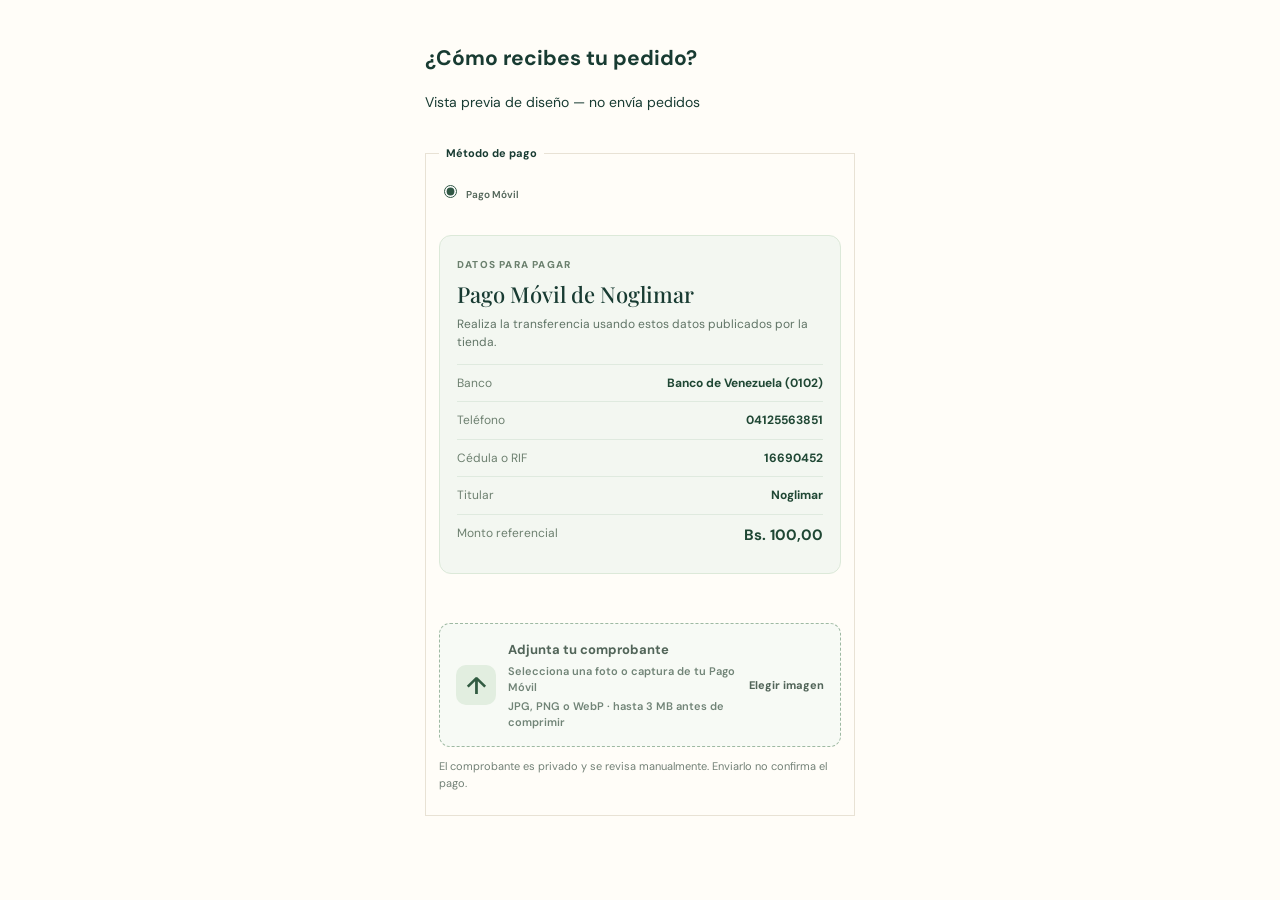
<file: preview-checkout.html>
<!doctype html><html lang="es"><head><meta name="viewport" content="width=device-width,initial-scale=1"><title>Vista previa de pago</title><link rel="stylesheet" href="styles.css?v=pagos-20261107"></head><body><main style="max-width:480px;margin:auto;padding:25px"><h2>¿Cómo recibes tu pedido?</h2><p>Vista previa de diseño — no envía pedidos</p><form class="checkout-form"><fieldset class="payment-box"><legend>Método de pago</legend><label><input type="radio" checked> Pago Móvil</label><section class="transfer-card"><span class="transfer-eyebrow">DATOS PARA PAGAR</span><h3>Pago Móvil de Noglimar</h3><p>Realiza la transferencia usando estos datos publicados por la tienda.</p><dl><div><dt>Banco</dt><dd>Banco de Venezuela (0102)</dd></div><div><dt>Teléfono</dt><dd>04125563851</dd></div><div><dt>Cédula o RIF</dt><dd>16690452</dd></div><div><dt>Titular</dt><dd>Noglimar</dd></div><div class="transfer-total"><dt>Monto referencial</dt><dd>Bs. 100,00</dd></div></dl></section><div class="receipt-upload"><label class="receipt-picker" for="receipt-test"><input id="receipt-test" type="file" accept="image/jpeg,image/png,image/webp"><span class="receipt-icon">↑</span><span class="receipt-copy"><strong>Adjunta tu comprobante</strong><small>Selecciona una foto o captura de tu Pago Móvil</small><small>JPG, PNG o WebP · hasta 3 MB antes de comprimir</small></span><span class="receipt-action">Elegir imagen</span></label><div class="receipt-chosen" id="chosen" hidden><img id="thumbnail" alt="Vista previa del comprobante"><div><b id="fileName"></b><small>Listo para enviar con tu reserva</small><button type="button" id="remove">Quitar imagen</button></div></div><p>El comprobante es privado y se revisa manualmente. Enviarlo no confirma el pago.</p></div></fieldset></form></main><script>const input=document.querySelector('#receipt-test'),chosen=document.querySelector('#chosen');let u='';input.onchange=()=>{if(u)URL.revokeObjectURL(u);const f=input.files[0];if(!f){chosen.hidden=true;return}u=URL.createObjectURL(f);document.querySelector('#thumbnail').src=u;document.querySelector('#fileName').textContent=f.name;chosen.hidden=false};document.querySelector('#remove').onclick=()=>{if(u)URL.revokeObjectURL(u);input.value='';chosen.hidden=true};</script></body></html>
</file>
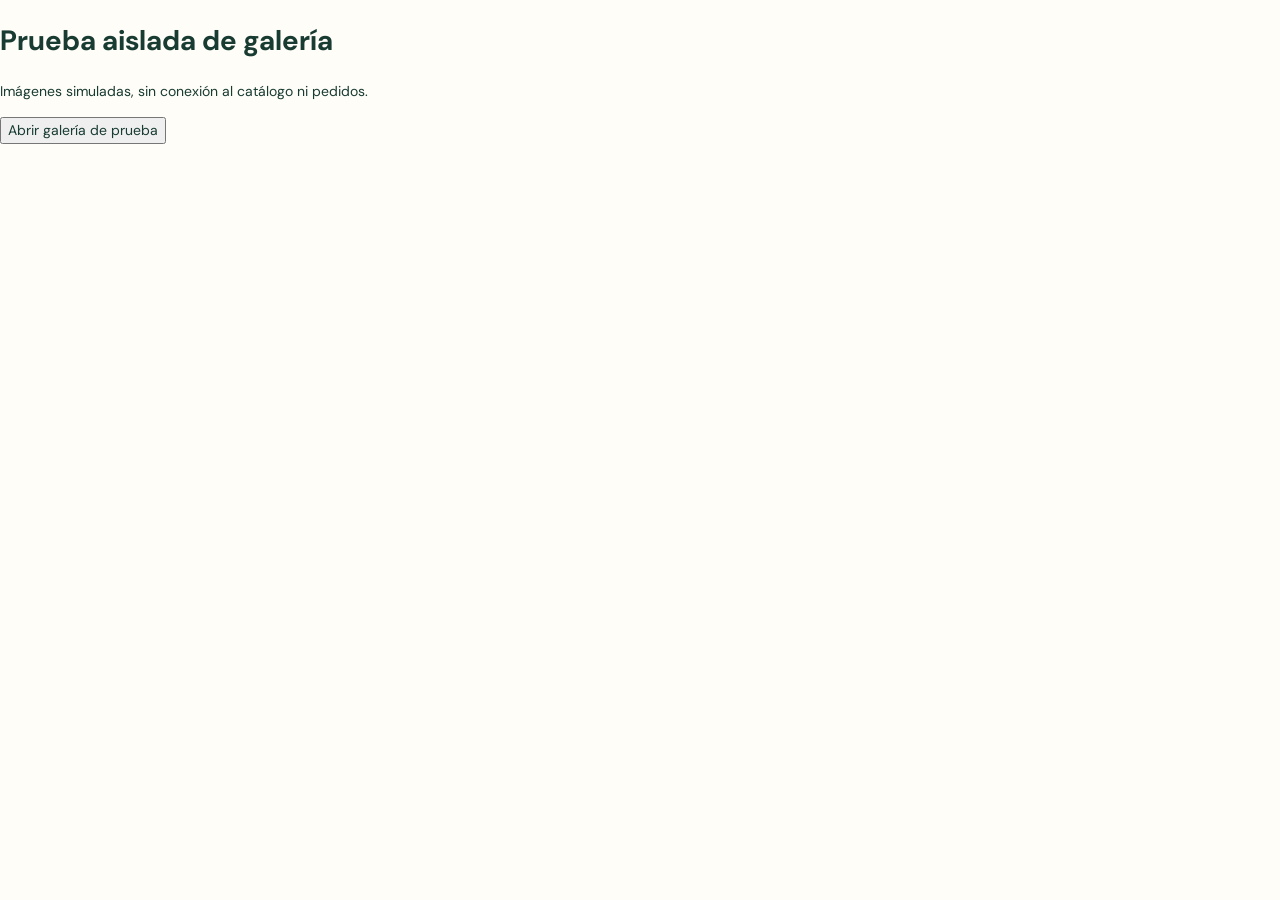
<file: prueba-galeria-aislada.html>
<!doctype html><html lang="es"><head><meta charset="utf-8"><title>Prueba aislada de galería</title><link rel="stylesheet" href="/styles.css?v=movimiento-20261108b"></head><body><h1>Prueba aislada de galería</h1><p>Imágenes simuladas, sin conexión al catálogo ni pedidos.</p><button id="openProductGallery">Abrir galería de prueba</button><script>function openPhotoViewer(photos,index,name){if(!photos.length)return;const d=document.createElement('dialog');d.className='photo-viewer';d.setAttribute('aria-label','Galería de '+name);d.innerHTML=`<div class="viewer-frame"><div class="viewer-top"><span id="viewerCount"></span><button type="button" class="viewer-close" aria-label="Cerrar galería">×</button></div><div class="viewer-image-zone"><button type="button" class="viewer-prev" aria-label="Foto anterior">‹</button><img alt=""><button type="button" class="viewer-next" aria-label="Foto siguiente">›</button></div><p>Desliza o usa las flechas para ver más fotos</p></div>`;document.body.append(d);let current=index,startX=0;const img=d.querySelector('img'),count=d.querySelector('#viewerCount');function show(step=0){if(step&&window.matchMedia('(prefers-reduced-motion: no-preference)').matches)img.animate(step>0?[{opacity:.55,transform:'translateX(9px)'},{opacity:1,transform:'translateX(0)'}]:[{opacity:.55,transform:'translateX(-9px)'},{opacity:1,transform:'translateX(0)'}],{duration:190,easing:'cubic-bezier(.22,1,.36,1)'});img.src=photos[current];img.alt=`${name}, foto ${current+1} de ${photos.length}`;count.textContent=`${current+1} de ${photos.length}`;d.querySelector('.viewer-prev').disabled=photos.length<2;d.querySelector('.viewer-next').disabled=photos.length<2}function move(step){current=(current+step+photos.length)%photos.length;show(step)}d.querySelector('.viewer-close').onclick=()=>d.close();d.querySelector('.viewer-prev').onclick=()=>move(-1);d.querySelector('.viewer-next').onclick=()=>move(1);d.addEventListener('keydown',e=>{if(e.key==='ArrowLeft')move(-1);if(e.key==='ArrowRight')move(1)});const zone=d.querySelector('.viewer-image-zone');zone.addEventListener('touchstart',e=>{startX=e.changedTouches[0].clientX},{passive:true});zone.addEventListener('touchend',e=>{const delta=e.changedTouches[0].clientX-startX;if(Math.abs(delta)>45)move(delta<0?1:-1)},{passive:true});d.addEventListener('click',e=>{if(e.target===d)d.close()});d.addEventListener('close',()=>{d.remove();document.querySelector('#openProductGallery')?.focus()});show();d.showModal();d.querySelector('.viewer-close').focus()}
const photos=['data:image/svg+xml,%3Csvg xmlns="http://www.w3.org/2000/svg" width="600" height="400"%3E%3Crect width="600" height="400" fill="%23d8e9dd"/%3E%3Ctext x="200" y="200"%3EPrueba 1%3C/text%3E%3C/svg%3E','data:image/svg+xml,%3Csvg xmlns="http://www.w3.org/2000/svg" width="600" height="400"%3E%3Crect width="600" height="400" fill="%23f8e0c0"/%3E%3Ctext x="200" y="200"%3EPrueba 2%3C/text%3E%3C/svg%3E'];document.querySelector('#openProductGallery').onclick=()=>openPhotoViewer(photos,0,'Imágenes simuladas');</script></body></html>
</file>
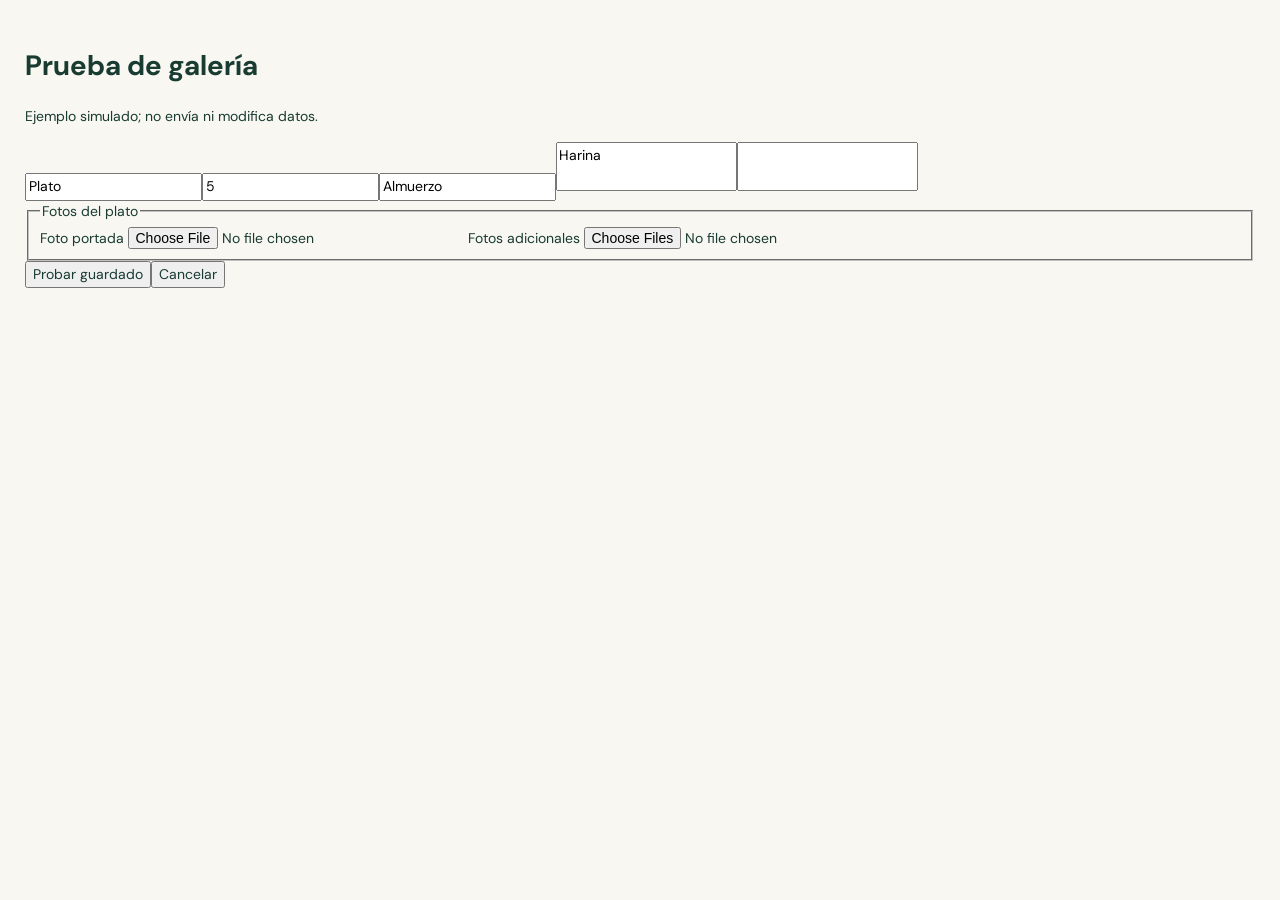
<file: vista-fotos.html>
<!doctype html><html lang="es"><head><meta name="viewport" content="width=device-width,initial-scale=1"><title>Prueba de galería</title><link rel="stylesheet" href="/styles.css?v=reservas-20261107"></head><body><main class="admin-app" style="padding:25px"><h1>Prueba de galería</h1><p>Ejemplo simulado; no envía ni modifica datos.</p><form id="productForm"><input name="id" value="ejemplo" hidden><input name="name" value="Plato"><input name="price" value="5"><input name="meal" value="Almuerzo"><textarea name="ingredients">Harina</textarea><textarea name="description"></textarea><fieldset><legend>Fotos del plato</legend><label>Foto portada <input name="photo" type="file" accept="image/jpeg,image/png,image/webp"></label><label>Fotos adicionales <input name="gallery" type="file" multiple accept="image/jpeg,image/png,image/webp"></label><div id="photoPreview" class="photo-preview" hidden></div></fieldset><div id="photoStatus"></div><button type="submit" id="publishButton">Probar guardado</button><button type="button" id="cancelEdit">Cancelar</button><p id="adminFeedback"></p></form><div id="testResults"></div></main><script>const currentUser={uid:'test'},ADMIN_UID='test',feedback=document.querySelector('#adminFeedback'),productForm=document.querySelector('#productForm');let stagedImages=[],coverId='',products={},selectedMeal='Desayuno';const MAX_FILE=5*1024*1024,MAX_TOTAL=20*1024*1024,MAX_IMAGES=6;function esc(s=''){return String(s).replace(/[&<>"']/g,c=>({'&':'&amp;','<':'&lt;','>':'&gt;','"':'&quot;',"'":'&#39;'}[c]))}function say(n,t,e=false){n.textContent=t}function icons(){}function resetForm(){document.querySelector('#testResults').textContent='Guardado simulado: fotos '+stagedImages.length;stagedImages=[];coverId='';updatePreview()}function ref(db,s){return s}const db=null;async function update(path,payload){document.querySelector('#testResults').textContent=JSON.stringify(payload);await new Promise(r=>setTimeout(r,700))}function fakeUploadPhoto(file,cb){return new Promise(resolve=>{let p=0;const timer=setInterval(()=>{p=Math.min(100,p+10);cb(p);if(p===100){clearInterval(timer);resolve('https://example.org/'+encodeURIComponent(file.name))}},300)})}const photoInput=productForm.elements.photo,galleryInput=productForm.elements.gallery;function makeId(){return 'img-'+Math.random().toString(36).slice(2)}
function updatePreview(){const box=document.querySelector('#photoPreview');if(!stagedImages.length){box.innerHTML='';box.hidden=true;return}box.hidden=false;box.innerHTML=stagedImages.map((im,i)=>`<article class="image-preview-item ${im.id===coverId?'is-cover':''}"><img src="${esc(im.preview||im.url)}" alt="Vista previa ${im.id===coverId?'de portada':'adicional'}"><div class="image-preview-info"><b>${im.id===coverId?'Portada':'Foto adicional'}${im.pending?' · pendiente de subir':''}</b>${im.uploadState?`<div class="image-upload-progress" data-progress-id="${esc(im.id)}"><div class="image-upload-label"><span>${im.uploadState==='uploaded'?'Subida, pendiente de guardar':im.uploadState==='error'?'No se pudo subir':im.uploadState==='uploading'?'Subiendo':'En espera'}</span><b>${im.progress||0}%</b></div><progress max="100" value="${im.progress||0}" aria-label="Progreso de la imagen ${i+1}"></progress></div>`:''}<div class="image-preview-actions">${im.id!==coverId?`<button type="button" data-cover="${esc(im.id)}">Usar como portada</button>`:''}<button type="button" data-remove-image="${esc(im.id)}" aria-label="Quitar imagen ${i+1}">Quitar</button></div></div></article>`).join('');box.querySelectorAll('[data-cover]').forEach(b=>b.onclick=()=>{coverId=b.dataset.cover;updatePreview()});box.querySelectorAll('[data-remove-image]').forEach(b=>b.onclick=()=>{const im=stagedImages.find(x=>x.id===b.dataset.removeImage);if(im?.preview&&im.pending)URL.revokeObjectURL(im.preview);const wasCover=coverId===b.dataset.removeImage;stagedImages=stagedImages.filter(x=>x.id!==b.dataset.removeImage);if(wasCover){coverId=stagedImages[0]?.id||'';photoInput.value='';photoInput.required=!coverId}updatePreview();say(document.querySelector('#photoStatus'),coverId?'Imagen actualizada.':'Selecciona una foto de portada.')})}
function filesToStage(files,asCover=false){const prior=asCover?stagedImages.find(x=>x.id===coverId):null;const currentBytes=stagedImages.reduce((s,x)=>s+(x.file?.size||0),0)-(prior?.file?.size||0);if(stagedImages.length-(prior?1:0)+files.length>MAX_IMAGES)throw Error(`Puedes gestionar hasta ${MAX_IMAGES} imágenes por plato. Quita fotos antes de añadir más.`);if(currentBytes+files.reduce((s,f)=>s+f.size,0)>MAX_TOTAL)throw Error('El total de imágenes nuevas no puede superar 20 MB.');for(const file of files){if(!['image/jpeg','image/png','image/webp'].includes(file.type))throw Error('Solo se aceptan imágenes JPG, PNG o WebP.');if(file.size<=0||file.size>MAX_FILE)throw Error('Cada imagen debe pesar hasta 5 MB.');if(asCover&&coverId){const prior=stagedImages.find(x=>x.id===coverId);if(prior?.preview&&prior.pending)URL.revokeObjectURL(prior.preview);stagedImages=stagedImages.filter(x=>x.id!==coverId);coverId=''}const item={id:makeId(),file,preview:URL.createObjectURL(file),pending:true};stagedImages.push(item);if(asCover||!coverId)coverId=item.id;asCover=false}}
photoInput.addEventListener('change',()=>{try{const file=photoInput.files[0];if(!file)return;const prior=stagedImages.find(x=>x.id===coverId);if(prior?.pending&&prior.file===file)return;filesToStage([file],true);photoInput.required=false;updatePreview();say(document.querySelector('#photoStatus'),'Portada seleccionada. Revísala abajo; se subirá al guardar el plato.')}catch(err){photoInput.value='';say(document.querySelector('#photoStatus'),err.message,true)}});
galleryInput.addEventListener('change',()=>{try{filesToStage([...galleryInput.files]);updatePreview();say(document.querySelector('#photoStatus'),'Fotos adicionales seleccionadas. Se subirán al guardar.')}catch(err){say(document.querySelector('#photoStatus'),err.message,true)}finally{galleryInput.value=''}});
function uploadPhoto(file,onProgress){return new Promise((resolve,reject)=>{const fd=new FormData();fd.append('file',file);fd.append('upload_preset',cloudinaryConfig.uploadPreset);fd.append('folder','noglimar/menu');const xhr=new XMLHttpRequest();xhr.open('POST',cloudinaryConfig.uploadEndpoint);xhr.upload.onprogress=e=>{if(e.lengthComputable)onProgress(Math.round(e.loaded/e.total*100))};xhr.onload=()=>{let data={};try{data=JSON.parse(xhr.responseText)}catch{}if(xhr.status>=200&&xhr.status<300&&data.secure_url)resolve(data.secure_url);else reject(Error(data.error?.message||'No se pudo subir una imagen. No se guardaron los cambios del plato.'))};xhr.onerror=()=>reject(Error('Falló la conexión durante la carga. Los datos guardados del plato no se cambiaron.'));xhr.onabort=()=>reject(Error('Carga cancelada. Los datos guardados del plato no se cambiaron.'));xhr.send(fd)})}
productForm.addEventListener('submit',async e=>{e.preventDefault();if(!currentUser||currentUser.uid!==ADMIN_UID){say(feedback,'Sesión sin permisos de administración.',true);return}const f=productForm,b=document.querySelector('#publishButton'),editId=f.elements.id.value.trim();b.disabled=true;document.querySelector('#cancelEdit').disabled=true;say(feedback,'');try{const ingredients=f.elements.ingredients.value.split('\n').map(x=>x.trim()).filter(Boolean);if(!ingredients.length)throw Error('Escribe al menos un ingrediente.');if(ingredients.length>30)throw Error('Se permiten hasta 30 ingredientes.');const name=f.elements.name.value.trim(),price=Number(f.elements.price.value);if(!name||name.length>90||!Number.isFinite(price)||price<=0||price>10000000)throw Error('Revisa el nombre y el precio.');if(stagedImages.length>MAX_IMAGES)throw Error(`Puedes añadir hasta ${MAX_IMAGES} fotos nuevas.`);if(!coverId||!stagedImages.some(x=>x.id===coverId))throw Error('Selecciona la portada del plato.');let done=0;const pending=stagedImages.filter(x=>x.pending);pending.forEach(im=>{im.progress=0;im.uploadState='waiting'});const photosFieldset=photoInput.closest('fieldset');photosFieldset.disabled=true;updatePreview();try{for(const im of pending){im.uploadState='uploading';updatePreview();say(document.querySelector('#photoStatus'),`Subiendo imagen ${++done} de ${pending.length}…`);try{im.url=await fakeUploadPhoto(im.file,pct=>{im.progress=pct;const node=document.querySelector(`[data-progress-id="${im.id}"]`);if(node){node.querySelector('progress').value=pct;node.querySelector('.image-upload-label b').textContent=`${pct}%`}say(document.querySelector('#photoStatus'),`Subiendo imagen ${done} de ${pending.length} · ${pct}%`)});im.progress=100;im.uploadState='uploaded';im.pending=false;URL.revokeObjectURL(im.preview);im.preview='';updatePreview()}catch(err){im.uploadState='error';updatePreview();throw err}}say(document.querySelector('#photoStatus'),pending.length?'Imágenes cargadas. Guardando el plato…':'Guardando el plato…')}finally{}const cover=stagedImages.find(x=>x.id===coverId);const galleryUrls=stagedImages.filter(x=>x.id!==coverId).map(x=>x.url);if(!cover?.url)throw Error('La portada no quedó cargada. Los datos del menú siguen intactos.');const old=editId?products[editId]:null;const payload={name,meal:f.elements.meal.value,price,ingredients,description:f.elements.description.value.trim(),imageUrl:cover.url,updatedAt:Date.now(),updatedBy:currentUser.uid};if(editId)payload.galleryUrls=galleryUrls.length?galleryUrls:null;else if(galleryUrls.length)payload.galleryUrls=galleryUrls;if(editId)await update(ref(db,`menus/${editId}`),payload);else{const newRef=push(menuRef);await set(newRef,{...payload,createdAt:Date.now(),createdBy:currentUser.uid})}resetForm();say(feedback,editId?'Se actualizó el plato y sus fotos.':'El plato se publicó en el catálogo.')}catch(err){say(feedback,err.message||'No se pudo guardar el plato.',true)}finally{photoInput.closest('fieldset').disabled=false;b.disabled=false;document.querySelector('#cancelEdit').disabled=false;icons()}});
</script></body></html>
</file>
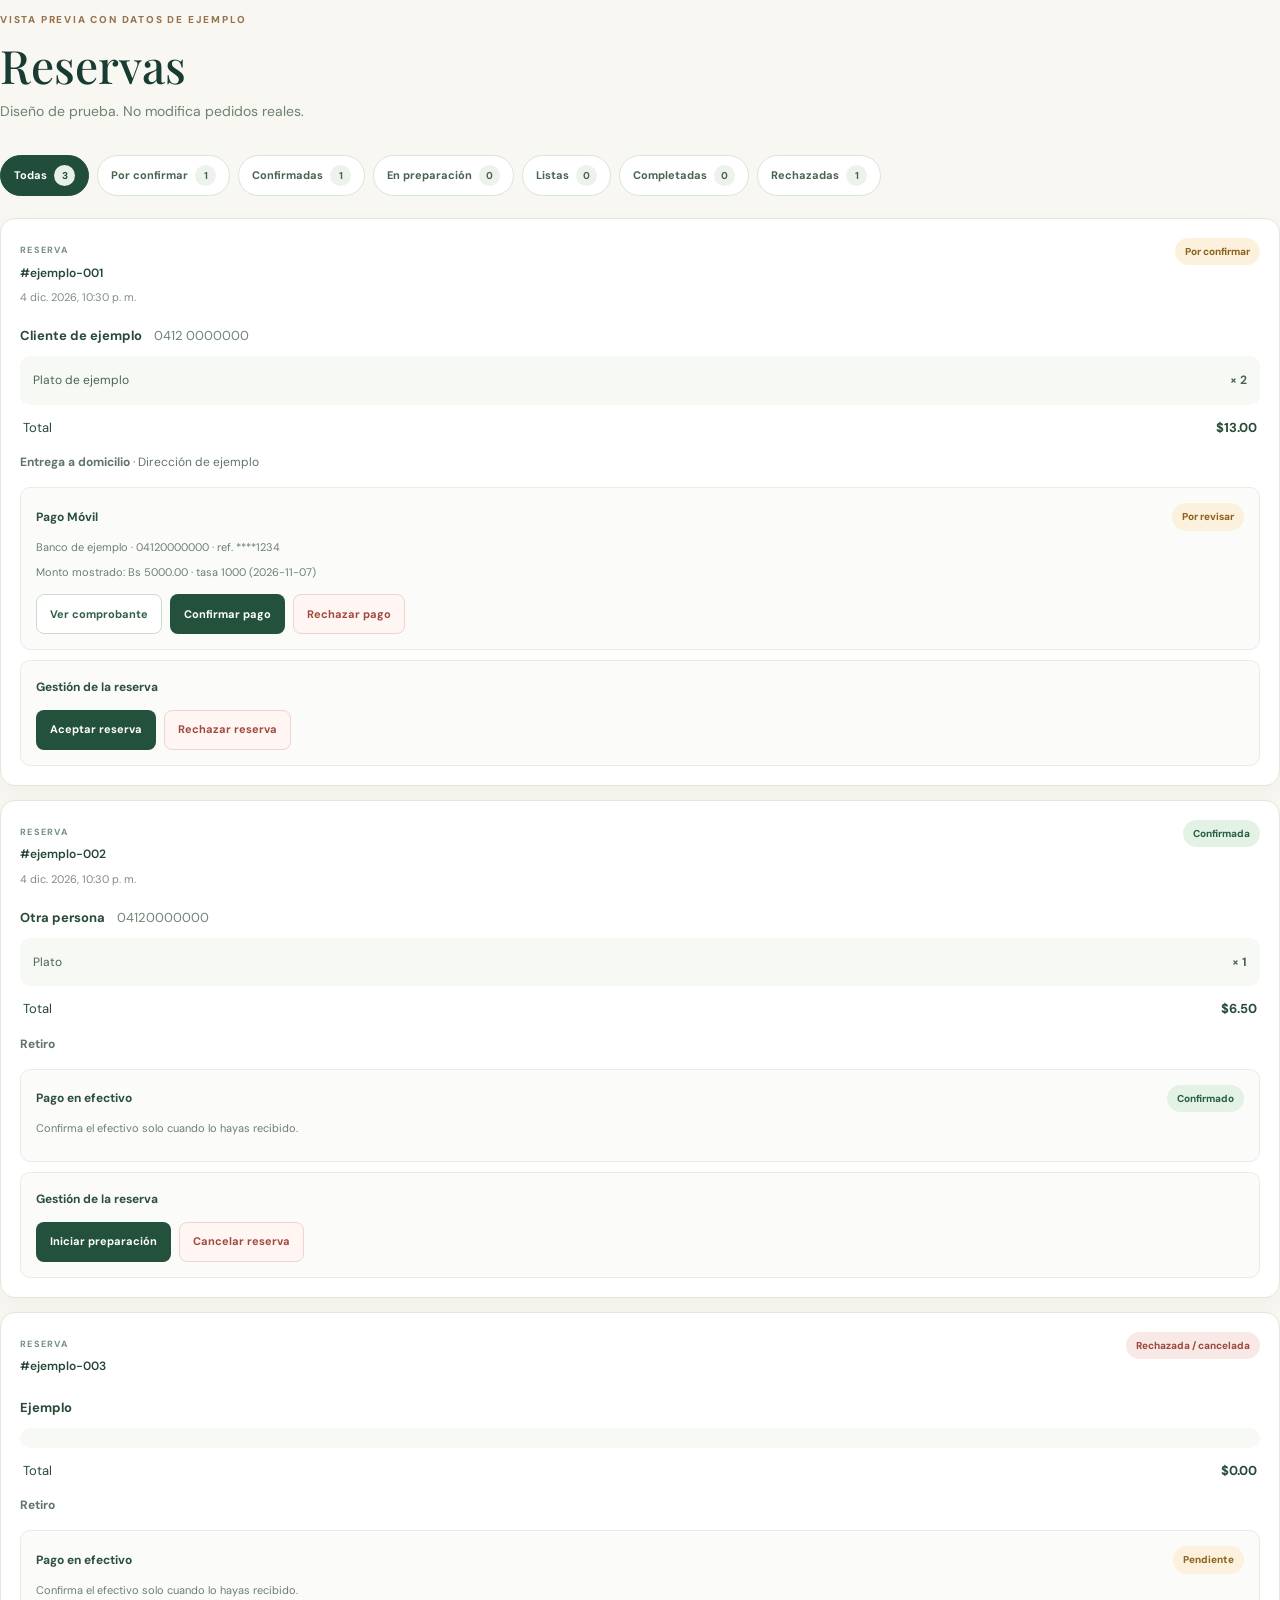
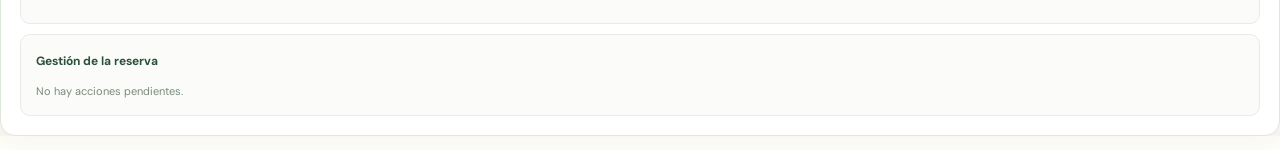
<file: vista-reservas.html>
<!doctype html><html lang="es"><head><meta name="viewport" content="width=device-width,initial-scale=1"><title>Vista previa de reservas</title><link rel="stylesheet" href="/styles.css?v=reservas-20261107"></head><body><main class="admin-app"><div class="admin-hero"><span class="admin-kicker">VISTA PREVIA CON DATOS DE EJEMPLO</span><h1>Reservas</h1><p>Diseño de prueba. No modifica pedidos reales.</p></div><section class="admin-list-section"><div id="ordersFilters" class="orders-filters"></div><div id="adminOrders"></div></section></main><script>function esc(s=''){return String(s).replace(/[&<>"']/g,c=>({'&':'&amp;','<':'&lt;','>':'&gt;','"':'&quot;',"'":'&#39;'}[c]))}function adminDialog(){return Promise.resolve(false)}function api(){throw Error('Solo vista previa')}const currentUser=null;let orderRows=[{id:'ejemplo-001',createdAt:Date.now(),orderStatus:'received',customer:{name:'Cliente de ejemplo',phone:'0412 0000000'},lines:[{name:'Plato de ejemplo',quantity:2}],totalCents:1300,fulfillment:{mode:'delivery',address:'Dirección de ejemplo'},payment:{method:'mobile',status:'pending_review',payerBank:'Banco de ejemplo',payerPhone:'04120000000',referenceLast4:'1234',receiptId:'demo',quoted:{vesCents:500000,rateValue:1000,rateDate:'2026-11-07'}}},{id:'ejemplo-002',createdAt:Date.now(),orderStatus:'accepted',customer:{name:'Otra persona',phone:'04120000000'},lines:[{name:'Plato',quantity:1}],totalCents:650,fulfillment:{mode:'pickup'},payment:{method:'cash',status:'verified'}},{id:'ejemplo-003',orderStatus:'cancelled',customer:{name:'Ejemplo'},lines:[],fulfillment:{mode:'pickup'},payment:{method:'cash',status:'pending'}}],orderFilter='all';
const orderStatusLabels={received:'Por confirmar',accepted:'Confirmada',preparing:'En preparación',ready:'Lista para entregar',fulfilled:'Completada',cancelled:'Rechazada / cancelada'};
const paymentStatusLabels={pending_review:'Por revisar',pending:'Pendiente',verified:'Confirmado',rejected:'Rechazado'};
const orderFilters=[['all','Todas'],['received','Por confirmar'],['accepted','Confirmadas'],['preparing','En preparación'],['ready','Listas'],['fulfilled','Completadas'],['cancelled','Rechazadas']];
function orderDate(v){if(!v)return '';const d=new Date(v);return Number.isNaN(d.getTime())?'':new Intl.DateTimeFormat('es-VE',{dateStyle:'medium',timeStyle:'short',timeZone:'America/Caracas'}).format(d)}
function renderOrders(){const target=document.querySelector('#adminOrders'),toolbar=document.querySelector('#ordersFilters');if(!target||!toolbar)return;toolbar.innerHTML=orderFilters.map(([value,label])=>`<button type="button" class="order-filter ${orderFilter===value?'is-selected':''}" data-order-filter="${value}" aria-pressed="${orderFilter===value}">${label}<span>${value==='all'?orderRows.length:orderRows.filter(o=>o.orderStatus===value).length}</span></button>`).join('');toolbar.querySelectorAll('[data-order-filter]').forEach(b=>b.onclick=()=>{orderFilter=b.dataset.orderFilter;renderOrders()});const rows=orderRows.filter(o=>orderFilter==='all'||o.orderStatus===orderFilter);if(!rows.length){target.innerHTML='<p class="orders-empty">No hay reservas en esta sección.</p>';return}const next={received:['accepted','Aceptar reserva'],accepted:['preparing','Iniciar preparación'],preparing:['ready','Marcar como lista'],ready:['fulfilled','Marcar como entregada']};target.innerHTML=rows.map(o=>{const p=o.payment||{},ful=o.fulfillment||{},step=next[o.orderStatus],canCancel=['received','accepted','preparing','ready'].includes(o.orderStatus),mobile=p.method==='mobile';let payActions='';if(o.orderStatus!=='cancelled'&&mobile&&p.status==='pending_review')payActions='<button type="button" class="order-btn order-btn-primary" data-pay="verified">Confirmar pago</button><button type="button" class="order-btn order-btn-danger" data-pay="rejected">Rechazar pago</button>';if(o.orderStatus!=='cancelled'&&!mobile&&p.method==='cash'&&p.status==='pending')payActions='<button type="button" class="order-btn order-btn-primary" data-pay="verified">Confirmar efectivo recibido</button>';return `<article class="order-card"><div class="order-card-head"><div><span class="order-eyebrow">RESERVA</span><h3>#${esc(o.id)}</h3>${orderDate(o.createdAt)?`<time>${esc(orderDate(o.createdAt))}</time>`:''}</div><span class="order-badge order-${esc(o.orderStatus)}">${esc(orderStatusLabels[o.orderStatus]||o.orderStatus)}</span></div><div class="order-customer"><strong>${esc(o.customer?.name||'Cliente')}</strong><span>${esc(o.customer?.phone||'')}</span></div><div class="order-lines">${(o.lines||[]).map(x=>`<div><span>${esc(x.name)}</span><b>× ${esc(x.quantity)}</b></div>`).join('')}</div><div class="order-total"><span>Total</span><b>$${(Number(o.totalCents||0)/100).toFixed(2)}</b></div><p class="order-fulfillment"><b>${ful.mode==='delivery'?'Entrega a domicilio':ful.mode==='pickup'?'Retiro':esc(ful.mode||'Entrega')}</b>${ful.address?' · '+esc(ful.address):''}${ful.notes?'<br>Indicaciones: '+esc(ful.notes):''}</p><section class="order-payment"><div class="order-section-title"><b>${mobile?'Pago Móvil':'Pago en efectivo'}</b><span class="pay-badge pay-${esc(p.status||'pending')}">${esc(paymentStatusLabels[p.status]||p.status||'Pendiente')}</span></div>${mobile?`<p>${esc(p.payerBank||'')} · ${esc(p.payerPhone||'')} · ref. ****${esc(p.referenceLast4||'')}</p>${p.quoted?`<p>Monto mostrado: Bs ${(Number(p.quoted.vesCents||0)/100).toFixed(2)} · tasa ${esc(p.quoted.rateValue||'')} (${esc(p.quoted.rateDate||'')})</p>`:''}${p.amountChanged?'<p class="order-warning">Importante: cambió el monto o la tasa; revisa el pago.</p>':''}${p.rejectionReason?`<p>Motivo: ${esc(p.rejectionReason)}</p>`:''}`:'<p>Confirma el efectivo solo cuando lo hayas recibido.</p>'}<div class="order-buttons">${mobile&&p.receiptId?'<button type="button" class="order-btn order-btn-outline" data-receipt>Ver comprobante</button>':''}${payActions}</div></section><section class="order-next"><b>Gestión de la reserva</b><div class="order-buttons">${step?`<button type="button" class="order-btn order-btn-primary" data-order="${step[0]}">${step[1]}</button>`:''}${canCancel?`<button type="button" class="order-btn order-btn-danger" data-order="cancelled">${o.orderStatus==='received'?'Rechazar reserva':'Cancelar reserva'}</button>`:''}${!step&&!canCancel?'<span class="order-final">No hay acciones pendientes.</span>':''}</div></section></article>`}).join('');target.querySelectorAll('.order-card').forEach((el,i)=>{const o=rows[i];el.querySelectorAll('[data-order]').forEach(b=>b.onclick=async()=>{if(b.dataset.order==='cancelled'&&!await adminDialog('¿Quieres rechazar o cancelar esta reserva? Esta acción no se puede deshacer desde el panel.',{confirm:true}))return;b.disabled=true;try{await api(`/api/admin/orders/${encodeURIComponent(o.id)}`,{method:'PATCH',body:JSON.stringify({orderStatus:b.dataset.order})});await loadOrders()}catch(e){await adminDialog(e.message);b.disabled=false}});el.querySelector('[data-receipt]')?.addEventListener('click',async()=>{try{const token=await currentUser.getIdToken(),r=await fetch(`/api/admin/receipts/${encodeURIComponent(o.payment.receiptId)}`,{headers:{Authorization:`Bearer ${token}`},cache:'no-store'});if(!r.ok)throw Error('No se pudo abrir el comprobante.');const blob=await r.blob(),url=URL.createObjectURL(blob),a=document.createElement('a');a.href=url;a.download='comprobante-pago.jpg';a.click();setTimeout(()=>URL.revokeObjectURL(url),60000)}catch(e){await adminDialog(e.message)}});el.querySelectorAll('[data-pay]').forEach(b=>b.onclick=async()=>{let reason='';if(b.dataset.pay==='rejected'){reason=await adminDialog('Motivo del rechazo:',{input:true})||'';if(!reason)return}if(b.dataset.pay==='verified'&&!await adminDialog('¿Confirmas que verificaste y recibiste este pago?',{confirm:true}))return;b.disabled=true;try{await api(`/api/admin/orders/${encodeURIComponent(o.id)}`,{method:'PATCH',body:JSON.stringify({paymentStatus:b.dataset.pay,...(reason?{rejectionReason:reason}:{})})});await loadOrders()}catch(e){await adminDialog(e.message);b.disabled=false}})})}
async function loadOrders(){const target=document.querySelector('#adminOrders'),statusNode=document.querySelector('#ordersStatus');if(!target)return;try{orderRows=await api('/api/admin/orders');statusNode.textContent=`${orderRows.length} reservas`;renderOrders()}catch(e){statusNode.textContent=e.message;target.innerHTML='<p>No fue posible cargar reservas.</p>'}}
;renderOrders();</script></body></html>
</file>
<file: styles.css>
@import url('https://fonts.googleapis.com/css2?family=DM+Sans:wght@400;500;600;700&family=Playfair+Display:ital,wght@0,500;0,600;0,700;1,500;1,600&display=swap');
:root{--ink:#183b32;--ink2:#27493d;--muted:#697a70;--paper:#fffdf8;--cream:#f6f2e8;--line:#e9e3d6;--green:#23483a;--sage:#dbe7d7;--terra:#bb6748;--gold:#d6b76b;--serif:'Playfair Display',Georgia,serif;--sans:'DM Sans',Arial,sans-serif}*{box-sizing:border-box}html{scroll-behavior:smooth;scroll-padding-top:155px}body{margin:0;background:var(--paper);color:var(--ink);font:14px/1.55 var(--sans)}body.dialog-open{overflow:hidden}button,input,select,textarea{font:inherit}button{color:inherit}button:focus-visible,a:focus-visible,input:focus-visible,select:focus-visible,textarea:focus-visible{outline:3px solid #c79243;outline-offset:3px}.demo-ribbon{background:#183b32;color:#f6f1e7;text-align:center;min-height:30px;padding:6px 12px;font-size:9px;letter-spacing:.14em;font-weight:700}.demo-ribbon span{color:#e7be64;margin-right:7px}.sticky-shell{position:sticky;top:0;z-index:8;background:#fffdf8f5;backdrop-filter:blur(15px);border-bottom:1px solid var(--line);box-shadow:0 3px 20px #19392d08}.nav-row,.search-row{max-width:1260px;margin:auto;padding:0 5.5%}.nav-row{height:75px;display:flex;align-items:center;justify-content:space-between}.brand{color:var(--ink);display:inline-flex;gap:12px;align-items:center;text-decoration:none}.brand-mark{height:41px;width:41px;border-radius:50% 50% 45% 50%;background:var(--green);color:#f4ebd7;display:grid;place-items:center;font:italic 19px var(--serif);letter-spacing:-.12em;padding-right:3px}.brand b,.brand small{display:block}.brand b{font:600 15px var(--serif);letter-spacing:.01em}.brand small{font-size:8px;color:#78857b;letter-spacing:.23em;margin-top:3px}.nav-links{display:flex;gap:38px;margin-left:30px}.nav-links a,.admin-link{color:#4c6155;text-decoration:none;font-size:11px;font-weight:600}.nav-links a:hover,.admin-link:hover{color:var(--terra)}.nav-actions{display:flex;align-items:center;gap:13px}.account-trigger,.cart-trigger,.mobile-menu{border:0;background:none;cursor:pointer;font-size:11px;font-weight:600;padding:10px}.account-trigger span{margin-left:4px}.cart-trigger{border:1px solid #d3dbd0;border-radius:99px;padding:9px 14px}.cart-count{display:inline-grid;place-items:center;min-width:20px;height:20px;margin-left:6px;border-radius:50%;background:var(--green);color:white;font-size:10px}.mobile-menu{display:none;font-size:19px}.search-row{height:62px;display:flex;align-items:center;gap:17px}.search-wrap{height:40px;width:min(460px,70%);border:1px solid #e3e2d9;border-radius:4px;display:flex;align-items:center;padding:0 12px;gap:10px;background:white}.search-wrap svg{width:18px;height:18px;fill:none;stroke:#617368;stroke-width:1.7;stroke-linecap:round}.search-wrap input{min-width:0;flex:1;border:0;outline:0;background:transparent;color:var(--ink);font-size:11px}.search-wrap input:focus-visible{outline:none}.search-wrap:focus-within{outline:2px solid #c79243;outline-offset:2px}.search-wrap kbd{font:9px var(--sans);color:#89948b;background:#f4f2ec;padding:4px 6px;border-radius:3px}.rate-chip{display:grid;gap:2px;min-width:160px;padding:7px 12px;border:1px solid #d5dfd3;border-radius:5px;background:#f7faf4;color:#375c45;text-align:left;cursor:pointer}.rate-chip:hover:not(:disabled){background:#edf4e8;border-color:#aebfac}.rate-chip span{font-size:8px;font-weight:700;letter-spacing:.07em}.rate-chip strong{font-size:10px;font-weight:600}.rate-chip:disabled{cursor:not-allowed;opacity:.7}.rate-dialog{width:min(480px,calc(100% - 28px));border:1px solid #e4e4d7;border-radius:10px;padding:27px;background:#fffdf8;color:var(--ink);box-shadow:0 24px 80px #10251d44}.rate-dialog::backdrop{background:#11231dcc;backdrop-filter:blur(3px)}.dialog-close-form{position:absolute;right:12px;top:12px}.dialog-close{width:34px;height:34px;border:1px solid var(--line);border-radius:50%;background:white;color:#4a6052;font-size:22px;cursor:pointer}.rate-dialog-head{display:flex;align-items:center;gap:12px}.rate-symbol{width:40px;height:40px;display:grid;place-items:center;border-radius:50%;background:#e8f0e3;color:#315744;font:600 20px var(--serif)}.rate-dialog h2{margin:2px 0;font:500 24px var(--serif)}.rate-quote{margin:20px 0 2px;font:600 22px var(--sans);color:#315744}.rate-date{margin:0;color:#758279;font-size:10px}.rate-calculator{display:grid;grid-template-columns:1fr 1fr;gap:10px;margin:19px 0}.rate-calculator label{font-size:9px;font-weight:700;color:#526559}.rate-calculator input{display:block;width:100%;min-height:42px;margin-top:6px;padding:9px;border:1px solid #dfe5da;border-radius:4px;background:white;color:var(--ink);font-size:13px}.rate-disclosure{margin:14px 0 0;color:#7b887d;font-size:9px;line-height:1.7}.ves-equivalent{display:block;margin-top:3px;color:#7b887d;font-size:8px;line-height:1.5;font-weight:400}.product-session-price .ves-equivalent{margin-top:7px;font-size:10px}.search-hint{font-size:9px;color:#849087}.search-hint i,.open-dot{display:inline-block;width:7px;height:7px;border-radius:50%;background:#cc9a51;margin-right:6px}.hero{max-width:1500px;margin:auto;background:var(--cream);min-height:520px;padding:75px max(calc((100% - 1190px)/2),7%) 57px;display:grid;grid-template-columns:1.02fr .98fr;align-items:center;position:relative;overflow:hidden}.hero-copy{position:relative;z-index:2;padding-bottom:15px}.eyebrow{font-size:9px;color:#557063;letter-spacing:.18em;font-weight:700}.eyebrow>span:first-child{color:var(--terra);font-size:13px;margin-right:5px}.hero h1{font:500 clamp(48px,6vw,76px)/1.04 var(--serif);letter-spacing:-.047em;margin:21px 0 18px;color:#1c3b31}.hero h1 em,.menu-intro h2 em,.story-section h2 em{font-weight:500;color:var(--terra)}.hero-copy>p{max-width:440px;color:#65746a;font-size:13px;line-height:1.85;margin:0 0 26px}.button-dark{display:inline-flex;justify-content:center;align-items:center;gap:28px;padding:14px 19px;border:0;border-radius:3px;background:var(--green);color:white;text-decoration:none;font-weight:600;font-size:11px;cursor:pointer;transition:.2s}.button-dark:hover{background:#16372d;transform:translateY(-1px)}.button-dark span{font-size:16px}.hero-proof{display:flex;align-items:center;gap:11px;margin-top:28px}.proof-icon{width:31px;height:31px;border:1px solid #d8d4c5;border-radius:50%;display:grid;place-items:center;color:var(--terra);font-size:16px}.hero-proof b,.hero-proof small{display:block}.hero-proof b{font-size:10px}.hero-proof small{font-size:9px;color:#849087;margin-top:3px}.hero-visual{position:relative;height:380px;display:grid;place-items:center}.hero-blob{width:385px;height:335px;border-radius:50%;background:#e5e5d6;position:absolute;transform:rotate(-15deg)}.food-plate{position:relative;width:min(315px,72%);aspect-ratio:1;border-radius:50%;background:linear-gradient(145deg,#fffefa,#dedccf);box-shadow:0 26px 55px #30463622,inset 0 0 0 9px #f7f3e9,inset 0 0 0 11px #dedccf;display:grid;place-items:center;transform:rotate(-8deg)}.food-illustration{position:relative;width:76%;height:76%;border:1px solid #d7d4c5;background:#f4f1e5;border-radius:50%;overflow:hidden}.food-rice{position:absolute;left:12%;top:23%;width:38%;height:55%;border-radius:50% 46% 45% 47%;background:repeating-radial-gradient(ellipse at center,#faf7ed 0 3px,#f0ebdb 4px 6px);transform:rotate(16deg)}.food-protein{position:absolute;right:11%;top:17%;width:40%;height:49%;border-radius:48% 40% 50% 38%;background:linear-gradient(135deg,#9a5235,#c7814d 55%,#804c34);box-shadow:inset 8px -6px 0 #a35b3b;transform:rotate(-16deg)}.food-salad{position:absolute;right:20%;bottom:12%;width:34%;height:27%;border-radius:52% 48% 45% 50%;background:radial-gradient(ellipse at 20% 30%,#b5c78d 0 8%,transparent 10%),radial-gradient(ellipse at 68% 45%,#6e8f56 0 13%,transparent 15%),radial-gradient(ellipse at 40% 70%,#e4b67b 0 13%,transparent 15%),#b9c49a}.food-lemon{position:absolute;width:22%;height:20%;border-radius:50%;background:#e9c75d;left:12%;bottom:15%;transform:rotate(-20deg)}.food-herb{position:absolute;left:43%;top:39%;color:#587344;font-size:28px;z-index:2}.sticker{position:absolute;z-index:2;background:#fffdf8;padding:12px 15px;box-shadow:0 9px 25px #344b3b1b;color:#526454;font:italic 12px/1.5 var(--serif)}.sticker-one{top:46px;right:2%;transform:rotate(5deg)}.sticker-one b{color:var(--terra);padding-left:6px}.sticker-two{bottom:37px;left:2%;transform:rotate(-5deg)}.sticker-two b{color:var(--terra)}.hero-number{position:absolute;right:2%;bottom:0;font-size:9px;letter-spacing:.16em;color:#718076}.hero-number i{font-style:normal;font-size:8px}.hero-bottom{position:absolute;bottom:16px;left:7%;right:7%;display:flex;justify-content:space-between;color:#859087;font-size:8px;letter-spacing:.15em}.hero-bottom b{color:var(--terra)}.menu-section{max-width:1200px;margin:auto;padding:78px 24px 66px}.menu-intro{display:flex;align-items:end;justify-content:space-between;gap:20px}.menu-intro h2,.story-section h2{font:500 40px/1.15 var(--serif);letter-spacing:-.03em;margin:10px 0 8px}.menu-intro p,.story-section p{margin:0;color:var(--muted);font-size:11px}.demo-tag{display:inline-block;margin-left:8px;padding:4px 7px;border-radius:2px;background:#f4ead2;color:#886f3d;font-size:8px;letter-spacing:.12em;vertical-align:middle}.menu-meta{font-size:9px;color:#79867c;white-space:nowrap}.menu-meta b{color:var(--terra);margin:0 5px}.category-row{display:flex;gap:8px;flex-wrap:wrap;border-bottom:1px solid var(--line);margin-top:29px;padding-bottom:14px}.catalog-controls{display:flex;justify-content:space-between;align-items:center;margin:12px 0 0;color:#879188;font-size:8px}.catalog-controls label{display:flex;align-items:center;gap:8px}.catalog-controls select,.payment-method-label select{border:1px solid #e1e3d9;background:white;color:#40584a;border-radius:3px;padding:7px 9px;font:9px var(--sans)}.category-chip{display:flex;align-items:center;gap:10px;padding:9px 13px;border:1px solid transparent;border-radius:30px;background:transparent;color:#697a70;font-size:10px;cursor:pointer}.category-chip span{font-size:9px;opacity:.7}.category-chip:hover{border-color:var(--line)}.category-chip.active{background:var(--green);color:white}.menu-grid{display:grid;grid-template-columns:repeat(3,minmax(0,1fr));gap:19px;margin-top:23px}.menu-card{overflow:hidden;border:1px solid #ece8dd;background:white;transition:transform .22s,box-shadow .22s}.menu-card:hover{transform:translateY(-3px);box-shadow:0 13px 30px #29433712}.product-art{height:205px;position:relative;display:grid;place-items:center;overflow:hidden}.product-art:before,.product-art:after{content:"";position:absolute;border-radius:50%;border:1px solid #ffffff9c;width:230px;height:230px}.product-art:after{width:185px;height:185px;border-color:#ffffff68}.art-terracotta{background:linear-gradient(145deg,#e8c1a8,#c88869)}.art-sage{background:linear-gradient(145deg,#dbe6cf,#a9be9d)}.art-gold{background:linear-gradient(145deg,#f0deb1,#d4b36e)}.art-plum{background:linear-gradient(145deg,#ddd1df,#a994aa)}.art-lime{background:linear-gradient(145deg,#edf0c6,#c6cc81)}.art-caramel{background:linear-gradient(145deg,#ead3b2,#c59668)}.art-rose{background:linear-gradient(145deg,#efd2cb,#ce9e93)}.food-mark{z-index:1;width:132px;height:132px;border-radius:50%;display:grid;place-items:center;background:radial-gradient(circle at 45% 40%,#fffefa,#f1ecdd 70%);box-shadow:0 15px 28px #34332c28,inset 0 0 0 8px #f9f6ec,inset 0 0 0 10px #ddd9cc;font-size:64px;filter:saturate(.88)}.art-caption{position:absolute;bottom:9px;left:11px;color:#ffffffd9;font-size:7px;font-weight:700;letter-spacing:.12em;text-shadow:0 1px 4px #433d36}.demo-stamp{position:absolute;top:11px;left:11px;border:1px solid #ffffffb8;border-radius:2px;background:#ffffffd9;padding:4px 6px;color:#5b614f;font-size:7px;font-weight:700;letter-spacing:.1em}.favorite-btn{position:absolute;right:11px;top:11px;width:31px;height:31px;border:0;border-radius:50%;background:#fffdf1e8;color:#815646;font-size:19px;line-height:1;cursor:pointer}.favorite-btn.selected{color:#b5553c}.card-body{padding:15px 15px 13px}.card-eyebrow{display:flex;justify-content:space-between;gap:8px;text-transform:uppercase;color:#879188;font-size:7px;letter-spacing:.12em;font-weight:700}.card-title-row{display:flex;align-items:baseline;justify-content:space-between;gap:9px;margin-top:9px}.card-title-row h3{font:500 19px var(--serif);margin:0}.card-title-row>b{font:600 14px var(--sans);white-space:nowrap;color:#315746}.card-body>p{min-height:35px;margin:8px 0 13px;color:#778279;font-size:9px;line-height:1.7}.card-controls{display:flex;align-items:center;justify-content:space-between;gap:8px;border-top:1px solid #f0ede6;padding-top:11px}.add-btn{border:1px solid #cdd7cb;background:white;padding:8px 10px;border-radius:2px;color:#365744;font-size:9px;font-weight:700;cursor:pointer}.add-btn:hover{background:#f3f7f0}.add-btn span{font-size:14px;margin-left:8px}.sample-price{color:#a19f91;font-size:6px;letter-spacing:.1em}.quantity-control{display:inline-flex;align-items:center;gap:10px;border:1px solid #d6dfd2;padding:3px;border-radius:30px}.quantity-control button{width:25px;height:25px;border:0;border-radius:50%;background:#eff4eb;color:var(--green);font-size:15px;cursor:pointer}.quantity-control span{font-size:10px;font-weight:700;min-width:10px;text-align:center}.menu-foot{display:flex;justify-content:space-between;margin-top:23px;color:#92988e;font-size:8px}.menu-foot>span:last-child{color:#677b69}.menu-foot i{font-style:normal;color:var(--terra);margin-right:4px}.no-results{text-align:center;padding:50px 16px;color:#778279}.no-results>span{font:38px var(--serif);color:var(--terra)}.no-results h3{font:500 22px var(--serif);color:var(--ink);margin:8px}.no-results p{font-size:10px}.text-button{border:0;background:none;color:#42634f;font-size:10px;font-weight:700;text-decoration:underline;cursor:pointer;padding:8px 0}.story-section{background:#f0f1e9;padding:61px max(calc((100% - 1110px)/2),7%);display:grid;grid-template-columns:100px 1fr auto;align-items:center;gap:28px}.story-symbol{width:78px;height:78px;border:1px solid #cbd4c6;border-radius:50%;display:grid;place-items:center;color:#496851;font:italic 30px var(--serif);letter-spacing:-.12em;padding-right:4px}.story-section h2{font-size:34px;margin:11px 0}.story-section p{max-width:530px;line-height:1.8}.story-link{align-self:center;color:var(--green);text-decoration:none;font-size:10px;font-weight:700;white-space:nowrap}.story-link span{margin-left:8px}.how-strip{min-height:57px;display:flex;align-items:center;justify-content:center;gap:clamp(15px,4vw,56px);padding:15px 5%;font-size:8px;letter-spacing:.1em;color:#708074}.how-status{color:#9c7444!important}.how-status:before{content:'●';color:#d8ae60;margin-right:7px}footer{min-height:93px;background:#193a30;display:flex;align-items:center;justify-content:space-between;padding:20px max(calc((100% - 1150px)/2),6%);gap:16px}.footer-brand{color:#f8f2e4}.footer-brand .brand-mark{height:34px;width:34px;background:#e9e2d1;color:#315541;font-size:16px}.footer-brand b{font-size:13px}.footer-brand small{color:#b6c1b5;font-size:7px}footer p{margin:0;color:#d2dbd0;font-size:9px}.admin-link{color:#cdd6ca;font-size:9px}.overlay{position:fixed;inset:0;z-index:20;background:#11231dcc;display:flex;justify-content:flex-end}.overlay[hidden]{display:none}.drawer{position:relative;overflow:auto;width:min(560px,100%);height:100%;background:var(--paper);padding:61px 38px 35px;animation:slidein .22s ease}.close-btn{position:absolute;right:21px;top:14px;width:37px;height:37px;border:1px solid var(--line);border-radius:50%;background:white;color:#4a6052;font-size:23px;cursor:pointer}.drawer .eyebrow{font-size:9px}.drawer h2{font:500 32px/1.2 var(--serif);margin:11px 0 9px;letter-spacing:-.02em}.drawer>div>p{color:#718075;font-size:11px;line-height:1.7}.notice{margin:17px 0;padding:12px 14px;border-left:3px solid #d4b367;background:#f6f2e5;color:#667267;font-size:9px;line-height:1.7}.notice b{color:#425c49}.wide-button{width:100%;margin:10px 0;text-align:center}.basket-list{border-top:1px solid var(--line);margin:20px 0}.basket-row{display:grid;grid-template-columns:1fr auto auto;align-items:center;gap:11px;padding:13px 0;border-bottom:1px solid var(--line)}.basket-row>b,.basket-row strong{font-size:11px}.basket-row>div:first-child b,.basket-row>div:first-child small{display:block}.basket-row>div:first-child b{font:500 15px var(--serif)}.basket-row>div:first-child small{margin-top:4px;font-size:9px;color:#7e8a80}.basket-row .quantity-control{gap:7px}.basket-row .quantity-control button{width:22px;height:22px}.totals,.checkout-total{padding:13px 0;border-top:1px solid var(--line);display:grid;grid-template-columns:1fr auto;gap:5px;font-size:10px}.totals b,.checkout-total b{font-size:13px}.totals small,.checkout-total small{grid-column:1/-1;color:#89938a;font-size:8px}.field-grid{display:grid;grid-template-columns:1fr 1fr;gap:12px}.field-grid label,.textarea-label{display:block;font-size:9px;font-weight:700;color:#526559}.field-grid input,.field-grid select,.textarea-label textarea{display:block;width:100%;min-height:41px;margin-top:6px;padding:10px;border:1px solid #e1e3d9;border-radius:3px;background:white;color:#294337;font-size:10px}.field-grid input[type=file]{padding:8px;font-size:9px}.field-grid label small{display:block;margin-top:4px;color:#829087;font-weight:400;font-size:8px;line-height:1.6}.span-all{grid-column:1/-1}.field-grid input:focus,.field-grid select:focus,.textarea-label textarea:focus{outline:2px solid #c7d6c2;outline-offset:1px}.location-card{display:grid;grid-template-columns:1fr auto;align-items:center;gap:10px;padding:15px;margin:17px 0 8px;background:#f1f4ed;border:1px solid #e4eadd}.location-card b{font-size:10px}.location-card p{margin:4px 0 0;color:#758279;font-size:8px;line-height:1.65}.outline-button{border:1px solid #9eae9d;background:#fff;border-radius:3px;padding:9px 10px;color:#315744;font-size:9px;font-weight:700;cursor:pointer}.location-status{grid-column:1/-1;font-size:9px;color:#607265;line-height:1.7}.location-status>span{font-size:8px;color:#728078}.remove-location{display:block}.consent-check{display:flex;align-items:flex-start;gap:8px;margin:11px 0 18px;color:#68786d;font-size:8px;line-height:1.6}.consent-check input{margin:2px 0 0;accent-color:#315744}.payment-box{border:1px solid #e8e2d5;padding:13px;margin:17px 0}.payment-box legend{padding:0 7px;font-size:11px;font-weight:700}.payment-box legend span{margin-left:5px;color:#9b7945;font-size:7px;letter-spacing:.1em}.payment-box>p{margin:0 0 11px;color:#7c867c;font-size:8px}.payment-destination{display:grid;grid-template-columns:1fr 1fr;gap:7px 10px;padding:11px;background:#f6f4ec;margin-bottom:12px}.payment-destination span{font-size:8px;color:#7c867c}.payment-destination b{text-align:right;font-size:8px}.payment-status{margin-top:12px;padding:8px;background:#f6efe0;color:#98713d;text-align:center;font-size:7px;letter-spacing:.1em;font-weight:700}.receipt-preview{display:flex;flex-direction:column;gap:7px;align-items:flex-start;margin-top:8px;padding:10px;border:1px dashed #c6d0c4;background:#f5f7f2;color:#587060;font-size:9px}.receipt-preview[hidden]{display:none}.receipt-preview img{max-height:160px;max-width:100%;object-fit:contain}.receipt-preview small{font-size:8px;color:#7c8980}.textarea-label{margin-top:12px}.textarea-label textarea{resize:vertical;font-weight:400}.grand-total{margin:14px 0}.confirmation-card{display:flex;flex-direction:column;gap:8px;margin:18px 0;padding:17px;background:#f1f4ed;border:1px solid #e2e9dd}.confirmation-card>span{font-size:8px;letter-spacing:.13em;color:#698071}.confirmation-card>b{font:500 20px var(--serif)}.confirmation-card small{font-size:9px;color:#728076}.toast{position:fixed;z-index:40;bottom:18px;left:50%;transform:translate(-50%,12px);max-width:calc(100% - 28px);padding:11px 16px;background:#193a30;color:white;border-radius:3px;font-size:10px;opacity:0;pointer-events:none;transition:.2s;text-align:center}.toast.show{opacity:1;transform:translate(-50%,0)}@keyframes slidein{from{transform:translateX(25px);opacity:.6}to{transform:none;opacity:1}}@media(max-width:850px){.hero{padding-left:6%;padding-right:6%;min-height:475px}.hero-visual{height:330px}.food-plate{width:min(275px,78%)}.hero-blob{width:325px;height:285px}.menu-grid{grid-template-columns:repeat(2,minmax(0,1fr))}.story-section{grid-template-columns:75px 1fr;gap:20px}.story-link{grid-column:2}.how-strip{flex-wrap:wrap;gap:12px 25px}.nav-links{gap:22px}.search-hint{font-size:8px}}@media(max-width:590px){html{scroll-padding-top:133px}.demo-ribbon{font-size:7px;letter-spacing:.08em;min-height:27px}.nav-row{height:63px;padding:0 4%}.brand{gap:8px}.brand-mark{width:35px;height:35px;font-size:16px}.brand b{font-size:13px}.brand small{font-size:7px}.nav-links{display:none;position:absolute;top:62px;left:0;right:0;padding:15px;background:var(--paper);border-bottom:1px solid var(--line);justify-content:center}.nav-links.mobile-open{display:flex}.nav-actions{gap:1px}.account-trigger{font-size:10px;padding:8px}.cart-trigger{font-size:9px;padding:7px 9px}.cart-count{min-width:18px;height:18px}.mobile-menu{display:block;padding:6px}.search-row{height:54px;padding:0 4%;gap:8px}.search-wrap{width:100%;height:38px}.search-hint{display:none}.search-wrap kbd{display:none}.hero{display:flex;flex-direction:column;align-items:stretch;padding:43px 7% 48px;min-height:0}.hero h1{font-size:52px;margin:16px 0}.hero-copy>p{font-size:11px;max-width:380px}.hero-visual{height:264px;margin-top:8px}.food-plate{width:224px}.hero-blob{width:280px;height:225px}.sticker-one{top:22px;right:2%}.sticker-two{bottom:20px;left:1%}.hero-number{right:2%;bottom:4px;font-size:8px}.hero-bottom{font-size:6px;letter-spacing:.08em;left:7%;right:7%;bottom:13px}.menu-section{padding:52px 5% 46px}.menu-intro{display:block}.menu-intro h2{font-size:34px}.menu-meta{margin-top:13px;font-size:8px}.category-row{margin-top:20px;gap:5px;padding-bottom:11px}.category-chip{padding:8px 9px;font-size:8px;gap:6px}.category-chip span{font-size:8px}.menu-grid{grid-template-columns:1fr 1fr;gap:10px;margin-top:14px}.product-art{height:145px}.product-art:before{width:170px;height:170px}.product-art:after{width:138px;height:138px}.food-mark{width:100px;height:100px;font-size:48px}.card-body{padding:10px 9px}.card-eyebrow{font-size:6px;letter-spacing:.06em}.card-title-row{align-items:flex-start;margin-top:7px;gap:3px}.card-title-row h3{font-size:15px;line-height:1.2}.card-title-row>b{font-size:10px}.card-body>p{font-size:8px;min-height:49px;margin:6px 0 9px}.card-controls{flex-wrap:wrap;padding-top:8px;gap:6px}.add-btn{font-size:8px;padding:7px}.add-btn span{margin-left:3px}.sample-price{font-size:5px}.quantity-control{gap:6px}.quantity-control button{width:21px;height:21px}.menu-foot{gap:10px;font-size:7px}.story-section{padding:39px 7%;grid-template-columns:1fr;gap:14px}.story-symbol{width:56px;height:56px;font-size:23px}.story-section h2{font-size:29px}.story-link{grid-column:auto}.how-strip{font-size:7px;gap:10px 15px;padding:15px 5%}.how-strip span{flex-basis:42%}footer{padding:17px 5%;flex-wrap:wrap}footer p{order:3;flex-basis:100%;font-size:8px}.admin-link{font-size:8px}.drawer{padding:57px 20px 25px}.drawer h2{font-size:28px}.field-grid{grid-template-columns:1fr;gap:9px}.span-all{grid-column:auto}.basket-row{grid-template-columns:1fr auto;gap:6px}.basket-row .quantity-control{grid-column:1/-1;justify-self:start}.location-card{grid-template-columns:1fr}.location-card .outline-button{justify-self:start}.payment-destination{grid-template-columns:1fr 1fr;gap:7px}.product-art .art-caption{font-size:6px}}@media(prefers-reduced-motion:reduce){*,*:before,*:after{scroll-behavior:auto!important;animation-duration:.01ms!important;transition-duration:.01ms!important}}
.brand-mark:has(img){overflow:hidden;background:#f1eee3;border:1px solid #e4ddc7;box-shadow:inset 0 0 0 3px #fffdf8;padding:2px}
.brand-mark img{width:100%;height:100%;object-fit:contain;display:block}
.footer-brand .brand-mark:has(img){background:#f4ecd8;border-color:#e2d3aa}
.story-symbol:has(img){overflow:hidden;padding:10px;background:#f7f3e7;border:1px solid #d9d2bb}
.story-symbol img{width:100%;height:100%;object-fit:contain;display:block}
.brand-tagline{margin:-8px 0 17px!important;color:#a45b3e!important;font:italic 20px/1.4 var(--serif)!important;letter-spacing:.01em}
@media(max-width:590px){.brand-tagline{font-size:17px!important;margin-top:-5px!important;margin-bottom:14px!important}.brand b{font-size:11px}}
.brand-mark:has(img){overflow:hidden;background:#f1eee3;border:1px solid #e4ddc7;box-shadow:inset 0 0 0 3px #fffdf8;padding:2px}
.brand-mark img{width:100%;height:100%;object-fit:contain;display:block}
.footer-brand .brand-mark:has(img){background:#f4ecd8;border-color:#e2d3aa}
.story-symbol:has(img){overflow:hidden;padding:10px;background:#f7f3e7;border:1px solid #d9d2bb}
.story-symbol img{width:100%;height:100%;object-fit:contain;display:block}
.custom-select-wrap{position:relative;display:flex;align-items:center;gap:8px;font-size:9px}
.sort-label,.custom-field-label{font-size:9px;color:#6f7d72;font-weight:700}
.custom-select-trigger{display:flex;align-items:center;justify-content:space-between;gap:16px;min-width:155px;border:1px solid #d9e1d6;border-radius:5px;background:#fff;padding:9px 11px;color:#294337;font-size:10px;cursor:pointer;text-align:left}
.custom-select-trigger:hover,.custom-select-trigger[aria-expanded=true]{border-color:#9caf9c;background:#fbfcf8}
.custom-select-trigger span{color:#a45b3e;font-size:14px}
.custom-options{position:absolute;z-index:12;right:0;top:calc(100% + 6px);min-width:205px;padding:5px;border:1px solid #e1e7dd;border-radius:7px;background:#fff;box-shadow:0 12px 30px #19392d18}
.custom-options[hidden]{display:none}
.custom-options [role=option]{width:100%;border:0;border-radius:4px;background:#fff;text-align:left;padding:9px 10px;color:#53675a;font-size:10px;cursor:pointer}
.custom-options [role=option]:hover,.custom-options [role=option][aria-selected=true]{background:#f0f4ec;color:#23483a}
.secondary-action{background:#edf2e9;color:#315744;border:1px solid #d9e3d5;gap:10px;margin-top:4px}
.secondary-action:hover{background:#e3ebdf;color:#1d4233}
.secondary-action span{font-size:15px}
.custom-choice-field{display:flex;flex-direction:column;gap:8px}
.choice-cards{display:grid;grid-template-columns:repeat(2,minmax(0,1fr));gap:9px}
.choice-card{display:flex;align-items:center;gap:10px;min-height:58px;text-align:left;border:1px solid #e0e5da;border-radius:6px;background:#fff;padding:10px 11px;cursor:pointer;transition:background .16s,border-color .16s,box-shadow .16s}
.choice-card:hover{border-color:#b7c8b4;background:#fafbf7}
.choice-card.selected{border:1.5px solid #315d47;background:#f1f6ee;box-shadow:0 0 0 2px #315d4710}
.choice-icon{display:grid;place-items:center;flex:0 0 32px;width:32px;height:32px;border-radius:50%;background:#edf2e8;color:#315744;font-size:15px;font-weight:700}
.choice-card.selected .choice-icon{background:#315744;color:#fff}
.choice-card b,.choice-card small{display:block}
.choice-card b{font-size:10px;color:#294337}
.choice-card small{margin-top:3px;color:#7b897e;font-size:8px;line-height:1.4}
.payment-choice-field{margin:16px 0 4px}
.custom-field-label em{font-style:normal;margin-left:5px;color:#9b7945;font-size:7px;letter-spacing:.08em;text-transform:uppercase}
.time-options{display:flex;gap:6px;flex-wrap:wrap}
.time-options button{border:1px solid #dce4d9;border-radius:5px;background:#fff;color:#66786b;padding:8px 10px;font-size:9px;cursor:pointer}
.time-options button:hover{border-color:#b2c4af}
.time-options button.selected{border-color:#315d47;background:#315d47;color:#fff}
.custom-choice-field>.custom-field-label{display:block}
.field-grid label>small{display:block;margin-top:4px;color:#829087;font-weight:400;font-size:8px;line-height:1.6}
@media(max-width:590px){.custom-select-trigger{min-width:130px;font-size:9px}.choice-cards{gap:7px}.choice-card{padding:9px 8px;gap:7px}.choice-card b{font-size:9px}.choice-card small{font-size:7px}.secondary-action{margin-top:2px}}
.receipt-pick{width:100%;display:flex;align-items:center;gap:12px;text-align:left;padding:12px;border:1px dashed #b8c9b6;border-radius:6px;background:#f8faf5;color:#345a44;cursor:pointer}
.receipt-pick:hover{border-color:#718e74;background:#f1f6ee}
.receipt-pick-icon{display:grid;place-items:center;width:34px;height:34px;border-radius:50%;background:#e7efe1;font-size:20px}
.receipt-pick b,.receipt-pick small{display:block}
.receipt-pick b{font-size:9px;overflow-wrap:anywhere}
.receipt-pick small{margin-top:4px;color:#79877b;font-size:8px}
.receipt-field{display:flex;flex-direction:column;gap:8px}
/* Ajustes para móvil y controles propios */
.field-grid input[type=file][hidden],input#receipt[hidden]{display:none!important}
.picker-trigger{display:flex;align-items:center;justify-content:space-between;width:100%;min-height:45px;border:1px solid #dfe5dc;background:#fff;border-radius:5px;padding:10px 12px;color:#315744;font-size:11px;text-align:left;cursor:pointer}
.picker-trigger:hover{border-color:#94aa96;background:#f9fbf7}.picker-trigger span:last-child{font-size:18px;color:#9e684b}.picker-help{color:#7c8b7d;font-size:8px}
.picker-overlay{position:fixed;inset:0;z-index:50;background:#11231dcc;display:grid;place-items:center;padding:18px}.picker-modal{width:min(480px,100%);max-height:min(85vh,700px);overflow:auto;border-radius:15px;background:#fffdf8;padding:24px;box-shadow:0 24px 70px #10251b55}.picker-head{display:flex;align-items:flex-start;justify-content:space-between;gap:15px}.picker-head h2{font:500 27px/1.2 var(--serif);margin:7px 0}.picker-modal p{color:#728075;font-size:10px;line-height:1.6;margin:6px 0 18px}.picker-close{width:34px;height:34px;border:1px solid #e2e7dd;border-radius:50%;background:white;font-size:21px;cursor:pointer}.picker-columns{display:flex;gap:6px;align-items:start;justify-content:center}.picker-column{flex:1;min-width:0;text-align:center}.picker-col-title{display:block;color:#78867a;font-size:9px;font-weight:700;margin-bottom:8px}.wheel{position:relative;height:150px;overflow-y:auto;scroll-snap-type:y mandatory;overscroll-behavior:contain;scrollbar-width:none;border-top:1px solid #e2e8de;border-bottom:1px solid #e2e8de;background:linear-gradient(#f8faf6,#fff,#f8faf6);border-radius:5px}.wheel::-webkit-scrollbar{display:none}.wheel:before,.wheel:after{content:'';display:block;height:50px}.wheel button{scroll-snap-align:center;height:50px;width:100%;border:0;background:transparent;color:#89968b;font-size:12px;cursor:pointer}.wheel button[aria-selected=true]{color:#173d2c;font-weight:700;background:#e7f0e2;border-radius:6px}.picker-note{min-height:20px;margin-top:10px;color:#ad4939;font-size:10px}.picker-actions{display:flex;gap:10px}.picker-actions button{margin:0;min-width:0;gap:8px}.picker-actions .secondary-action{flex:1}.picker-actions .picker-confirm{flex:1.7}
@media(max-width:590px){.nav-row{height:auto;min-height:76px;gap:7px;padding:10px 5%}.brand{min-width:0;gap:8px}.brand>span:last-child{min-width:0}.brand b{font-size:12px;line-height:1.25}.brand small{font-size:7px;letter-spacing:.08em;line-height:1.35;max-width:175px}.brand-mark{flex:0 0 38px;width:38px;height:38px}.nav-actions{flex-shrink:0;gap:3px}.account-trigger{font-size:10px;padding:8px 5px}.cart-trigger{padding:8px 9px;white-space:nowrap}.mobile-menu{padding:6px}.search-row{height:54px;padding:0 5% 8px}.nav-links{top:76px}.hero{padding-top:38px}.picker-modal{padding:20px}.picker-head h2{font-size:24px}.wheel button{font-size:11px}}
@media(max-width:360px){.brand b{font-size:10px}.brand small{font-size:6px}.brand-mark{width:33px;height:33px;flex-basis:33px}.account-trigger{padding:6px 2px}.cart-trigger{padding:7px}.mobile-menu{padding:4px}}
.brand b{line-height:1.25}
.custom-select-trigger{align-items:center;gap:12px}
.custom-select-trigger .sort-current{min-width:0;flex:1;white-space:nowrap}
.custom-select-trigger svg{display:block;flex:0 0 15px;width:15px;height:15px;align-self:center;fill:none;stroke:#a45b3e;stroke-width:2;stroke-linecap:round;stroke-linejoin:round;transition:transform .18s}
.custom-select-trigger[aria-expanded=true] svg{transform:rotate(180deg)}
.rate-chip{height:40px;display:inline-flex;align-items:center;gap:7px;border:1px solid #d9e1d6;border-radius:5px;background:#fff;padding:0 11px;color:#315744;font:600 9px var(--sans);cursor:pointer;white-space:nowrap}
.rate-chip:disabled{opacity:.7;cursor:not-allowed}
.rate-chip svg{display:block;width:13px;height:13px;flex:0 0 13px;fill:none;stroke:currentColor;stroke-width:1.8;stroke-linecap:round;stroke-linejoin:round}
.rate-chip strong{font-size:8px}
.rate-dot{display:inline-block;width:7px;height:7px;border-radius:50%;background:#3a9b70;flex:0 0 7px}
.product-art{width:100%;border:0;padding:0;cursor:zoom-in;font:inherit;text-align:center}
.favorite-wrap{position:absolute;z-index:3;right:11px;top:11px}
.product-art .demo-stamp{pointer-events:none}
.card-title-row h3{cursor:pointer;text-decoration-thickness:1px;text-underline-offset:3px}
.card-title-row h3:hover{text-decoration:underline}
.ves-price{margin-top:-3px;color:#315f49;font-size:11px;font-weight:700}
.ves-price.unavailable{color:#879188;font-size:9px;font-weight:400}
.rate-dialog{position:fixed;inset:0;margin:auto;border:1px solid #dce7e1;border-radius:12px;padding:28px;color:var(--ink);background:var(--paper);box-shadow:0 22px 70px #102c2760;width:min(92vw,540px);max-width:none}
.rate-dialog::backdrop,.image-lightbox::backdrop{background:#0d2824a8;backdrop-filter:blur(3px)}
.dialog-close-form{position:absolute;top:12px;right:13px}
.dialog-close,.lightbox-close{width:36px;height:36px;border:1px solid #dce7e1;border-radius:50%;background:#fff;color:var(--ink);font-size:24px;line-height:1;cursor:pointer}
.rate-dialog-head{display:flex;gap:14px;align-items:center}
.rate-symbol{display:grid;place-items:center;width:44px;height:44px;border-radius:50%;background:#eaf4ef;color:#168e82;font-size:22px}
.rate-dialog h2{margin:0;font:600 25px var(--serif)}
.rate-quote{margin:24px 0 3px;font-size:25px;font-weight:700;color:#315f49}
.rate-date{margin:0 0 20px;color:#687c75;font-size:12px}
.rate-calculator{display:grid;grid-template-columns:1fr 1fr;gap:10px}
.rate-calculator label{display:grid;gap:7px;font-size:10px;color:#526c63;font-weight:600}
.rate-calculator input{width:100%;min-width:0;height:44px;padding:0 10px;border:1px solid #d6e3dc;border-radius:4px;color:#123b39;font:14px var(--sans)}
.rate-disclosure{margin:17px 0 0;padding-top:13px;border-top:1px solid #e4ece7;color:#657770;font-size:10px;line-height:1.55}
.image-lightbox{position:fixed;inset:0;margin:auto;width:min(94vw,700px);max-width:none;max-height:94vh;overflow:visible;border:0;border-radius:10px;padding:25px;background:#fffdf8;box-shadow:0 18px 60px #0008}
.image-lightbox .lightbox-close{position:absolute;top:-14px;right:-12px;z-index:2}
.image-lightbox .product-art{height:min(65vh,520px);cursor:default}
.image-lightbox .food-mark{width:min(48vw,250px);height:min(48vw,250px);font-size:110px}
#lightboxCaption{text-align:center;color:#657770;font-size:11px;margin:10px 0 0}
.product-detail-price{display:grid;gap:4px;margin:15px 0;padding:12px;background:#f1f4ed}
.product-detail-price b{font-size:14px}.product-detail-price span{color:#315f49;font-weight:700;font-size:12px}.product-detail-price small{color:#829087;font-size:8px}
.share-feedback{min-height:1.3em;color:#176b64;font-size:10px;overflow-wrap:anywhere}
@media(max-width:590px){.search-row{height:auto;min-height:61px;gap:7px;flex-wrap:wrap;padding:6px 4% 9px}.search-wrap{height:38px;flex:1;min-width:0}.rate-chip{height:38px;padding:0 8px;font-size:8px;gap:5px}.rate-chip strong{font-size:7px}.search-hint{display:block;flex-basis:100%;font-size:7px}.sticky-shell{position:sticky}.nav-row{height:auto;min-height:66px;gap:5px;padding:8px 4%}.brand{gap:6px}.brand-mark{width:34px;height:34px;flex-basis:34px}.brand b{font-size:11px}.brand small{font-size:6px;letter-spacing:.04em}.nav-actions{gap:0}.custom-select-trigger{min-width:128px}.catalog-controls{align-items:center}.image-lightbox{padding:16px}.image-lightbox .product-art{height:55vh}.image-lightbox .food-mark{width:60vw;height:60vw;font-size:90px}}
.product-detail-link{display:inline-flex;align-items:center;gap:7px;margin:0 0 10px;padding:0;border:0;background:none;color:#315f49;font:600 9px var(--sans);text-decoration:underline;text-underline-offset:3px;cursor:pointer}
.product-detail-link span{font-size:12px;text-decoration:none}
.product-detail-link:hover{color:#a45b3e}
.menu-card{position:relative}
.product-art{appearance:none;-webkit-appearance:none;border:0!important;border-radius:0!important;box-shadow:none!important}
.product-art:hover{transform:none}
.rate-chip{justify-content:center}
.rate-chip>span:nth-child(2){line-height:1.2}
.rate-chip svg{align-self:center;margin:0}
@media(max-width:590px){.rate-chip{flex:0 0 auto}.search-wrap{flex:1 1 170px}.search-hint{line-height:1.2}.nav-actions .account-trigger{white-space:nowrap}}
.meal-filter-block{display:flex;flex-direction:column;gap:8px;margin:24px 0 8px}
.filter-caption{font-size:8px;letter-spacing:.16em;color:#7f8d81;font-weight:700}
.meal-filter-row{display:flex;gap:8px;flex-wrap:wrap}
.meal-filter{padding:8px 14px;border:1px solid #dfe5d9;border-radius:99px;background:#fff;color:#607164;font-size:9px;font-weight:600;cursor:pointer;transition:.18s}
.meal-filter:hover{border-color:#9eae9d;color:var(--green)}
.meal-filter.active{background:#23483a;border-color:#23483a;color:#fff}
.product-session{max-width:1180px;margin:0 auto;padding:34px 28px 70px;min-height:75vh}
.product-session[hidden]{display:none}
.breadcrumbs{display:flex;align-items:center;gap:10px;margin-bottom:23px;color:#7b887d;font-size:10px}
.breadcrumbs a{color:#42634f;text-decoration:none;font-weight:600}
.breadcrumbs a:hover{text-decoration:underline}
.breadcrumbs>span[aria-hidden=true]{color:#b07a5e;font-size:17px}
.product-session-card{display:grid;grid-template-columns:1.02fr .98fr;gap:clamp(25px,5vw,70px);align-items:start;background:#f7f5ed;padding:clamp(18px,4vw,46px)}
.product-session-hero .product-art{height:clamp(290px,42vw,500px);cursor:default}
.product-session-hero .food-mark{width:min(52%,260px);height:auto;aspect-ratio:1;font-size:clamp(70px,12vw,125px)}
.product-session-copy{padding:9px 2px}
.product-session-copy h1{font:500 clamp(36px,5vw,58px)/1.08 var(--serif);letter-spacing:-.035em;margin:13px 0 12px;color:#183b32}
.product-session-description{font-size:13px;color:#6b7a70;line-height:1.8}
.ingredients-block{margin:24px 0}
.ingredients-block h2{font:500 22px var(--serif);margin:0 0 12px}
.ingredients-block ul{list-style:none;padding:0;margin:0;display:grid;grid-template-columns:1fr 1fr;gap:8px}
.ingredients-block li{position:relative;padding:9px 9px 9px 25px;background:#fff;border:1px solid #e9e5da;color:#536658;font-size:10px}
.ingredients-block li:before{content:'✳';position:absolute;left:9px;color:#ba684c}
.product-session-price{display:grid;gap:4px;padding:14px 0;border-top:1px solid #e3dfd3;border-bottom:1px solid #e3dfd3}
.product-session-price>b{font-size:19px;color:#315744}.product-session-price>span{color:#315f49;font-size:14px;font-weight:700}.product-session-price small{color:#7c897e;font-size:9px}
.product-session-actions{display:flex;gap:9px;margin-top:17px;flex-wrap:wrap}
.product-session-actions button{flex:1;justify-content:center;min-width:170px}
.product-session-actions .secondary-action{margin:0}
.back-to-catalog{display:inline-flex;margin:22px 0 0;color:#42634f;font-size:10px;font-weight:700;text-decoration:none}
.back-to-catalog:hover{text-decoration:underline}
.sample-disclosure{color:#90978c;font-size:8px;margin-top:15px}
.menu-publish-demo{border-left:3px solid #6d8b72}
.menu-publish-options{display:grid;grid-template-columns:repeat(3,1fr);gap:9px;margin:16px 0}
.menu-publish-option{display:flex;align-items:center;justify-content:center;gap:8px;min-height:48px;border:1px solid #dce4d7;border-radius:5px;background:#fff;color:#52675a;font-weight:600;font-size:11px;cursor:pointer}
.menu-publish-option.selected{background:#edf4e9;border-color:#315d47;color:#23483a;box-shadow:inset 0 0 0 1px #315d47}
@media(max-width:700px){.product-session{padding:20px 14px 42px}.product-session-card{grid-template-columns:1fr;gap:19px;padding:14px}.product-session-hero .product-art{height:290px}.product-session-copy{padding:4px 2px}.product-session-copy h1{font-size:38px}.ingredients-block ul{gap:6px}.product-session-actions{display:grid;grid-template-columns:1fr}.product-session-actions button{width:100%}.meal-filter-block{margin:19px 0 7px}}
@media(max-width:420px){.breadcrumbs{font-size:9px;gap:7px}.product-session-hero .product-art{height:245px}.ingredients-block li{font-size:9px}.menu-publish-options{gap:5px}.menu-publish-option{font-size:9px;gap:4px}}
/* Catálogo real, vistas completas y panel de publicación */
body{background:var(--paper)}.hero{min-height:410px}.brand-hero-logo{position:relative;z-index:1;width:min(290px,72%);height:auto;object-fit:contain;filter:drop-shadow(0 15px 30px #27493d18)}
.nav-actions i,.account-trigger i,.cart-trigger i,.mobile-menu i,.button-dark i,.custom-select-trigger i,.rate-chip i{width:15px;height:15px;vertical-align:middle;stroke-width:1.8}.account-trigger{display:inline-flex;align-items:center;gap:6px}.cart-trigger{display:inline-flex;align-items:center;gap:7px}.cart-trigger i{width:15px}.sort-current{flex:1}.menu-grid{grid-template-columns:repeat(3,minmax(0,1fr))}.menu-card{position:relative;background:white;border:1px solid #ece8dd}.product-art{height:245px;width:100%;position:relative;display:block;overflow:hidden;border:0;padding:0;background:#edf2e8;cursor:pointer}.product-art img{display:block;width:100%;height:100%;object-fit:cover;transition:transform .28s}.product-art:hover img{transform:scale(1.035)}.meal-stamp{position:absolute;left:11px;top:11px;padding:5px 8px;border-radius:20px;background:#fffdf1e8;color:#315744;font-size:8px;font-weight:700}.card-body{padding:14px}.card-title-row h3{margin:0;min-width:0}.card-title-row h3 button{border:0;background:none;padding:0;text-align:left;color:var(--ink);font:500 18px var(--serif);cursor:pointer}.card-title-row>b{white-space:nowrap}.add-btn{display:flex;align-items:center;justify-content:center;gap:8px;width:100%;margin-top:12px;padding:10px;border:1px solid #cdd7cb;background:#fff;color:#365744;font-size:10px;font-weight:700;cursor:pointer}.add-btn:hover{background:#f3f7f0}.add-btn i{width:14px;height:14px}.no-results{grid-column:1/-1}.no-results[hidden]{display:none}.no-results>svg{width:29px;height:29px;color:#9b6b50}.menu-meta{font-size:10px;color:#77867a}.search-row{gap:10px}.search-wrap{flex:1}.search-wrap>i{width:18px;height:18px;stroke:#617368}.custom-select-trigger{display:flex;align-items:center;justify-content:space-between}.custom-select-trigger i{display:block;flex:0 0 15px;width:15px;height:15px;align-self:center;stroke:#a45b3e;stroke-width:1.9;transition:transform .18s}.custom-select-trigger[aria-expanded=true] i{transform:rotate(180deg)}.rate-chip i{display:block;align-self:center;width:13px;height:13px;flex:0 0 13px}.sticky-shell{z-index:20}.product-session{max-width:1180px;margin:auto;padding:28px 24px 55px;min-height:70vh}.product-session[hidden]{display:none}.breadcrumbs{display:flex;align-items:center;gap:9px;margin:0 0 22px;color:#77867a;font-size:10px}.breadcrumbs i{width:13px;height:13px;color:#a45b3e}.breadcrumbs a{color:#42634f;text-decoration:none;font-weight:600}.product-session-card{display:grid;grid-template-columns:1fr 1fr;gap:clamp(22px,5vw,62px);align-items:start;background:#f7f5ed;padding:clamp(16px,4vw,42px)}.product-session-hero img{width:100%;height:clamp(300px,45vw,520px);object-fit:cover;background:#e9eee6}.product-session-copy h1{font:500 clamp(36px,5vw,58px)/1.08 var(--serif);margin:10px 0;color:#183b32}.product-session-description{color:#6b7a70;font-size:13px;line-height:1.75}.ingredients-block{margin:22px 0}.ingredients-block h2{font:500 22px var(--serif);margin:0 0 10px}.ingredients-block ul{list-style:none;padding:0;margin:0;display:grid;grid-template-columns:1fr 1fr;gap:7px}.ingredients-block li{padding:9px;background:#fff;border:1px solid #e9e5da;color:#536658;font-size:10px}.ingredients-block li:before{content:'✳';margin-right:7px;color:#ba684c}.ingredients-block .ingredient-ellipsis{grid-column:1/-1;font-weight:700;letter-spacing:.15em}.ingredients-more{margin-top:9px;border:0;background:none;color:#315f49;font-weight:700;font-size:10px;text-decoration:underline;cursor:pointer}.product-session-price{padding:12px 0;border-block:1px solid #e3dfd3;font-size:20px;color:#315744}.product-session-actions{display:flex;gap:10px;margin-top:16px}.product-session-actions button{flex:1;justify-content:center}.product-session-actions .secondary-action{margin:0}.back-to-catalog-button{display:inline-flex;align-items:center;gap:8px;margin:20px 0 0;padding:11px 15px;border:1px solid #cdd7cb;border-radius:4px;background:#fff;color:#315744;font-size:10px;font-weight:700;cursor:pointer}.back-to-catalog-button:hover{background:#f0f4ed}.back-to-catalog-button i{width:15px;height:15px}.share-feedback{min-height:1.2em;color:#315f49;font-size:10px;overflow-wrap:anywhere}.rate-chip{height:40px;display:inline-flex;align-items:center;gap:7px;padding:0 11px;border:1px solid #d9e1d6;border-radius:5px;background:#fff;color:#315744;font:600 9px var(--sans);cursor:pointer;white-space:nowrap}.rate-chip:disabled{opacity:.65;cursor:not-allowed}.rate-dot{width:7px;height:7px;border-radius:50%;background:#3a9b70}.rate-dialog{position:fixed;inset:0;margin:auto;border:1px solid #dce7e1;border-radius:12px;padding:28px;color:var(--ink);background:var(--paper);box-shadow:0 22px 70px #102c2760;width:min(92vw,540px);max-width:none}.rate-dialog::backdrop{background:#0d2824a8;backdrop-filter:blur(3px)}.rate-dialog-head{display:flex;gap:14px;align-items:center}.rate-dialog h2{margin:0;font:600 25px var(--serif)}.rate-quote{margin:24px 0 3px;font-size:25px;font-weight:700;color:#315f49}.rate-date{color:#687c75;font-size:12px}.rate-calculator{display:grid;grid-template-columns:1fr 1fr;gap:10px}.rate-calculator label{display:grid;gap:7px;font-size:10px;color:#526c63;font-weight:600}.rate-calculator input{width:100%;height:44px;padding:0 10px;border:1px solid #d6e3dc;border-radius:4px}.rate-disclosure{font-size:10px;line-height:1.55;color:#657770}.admin-app{min-height:100vh;background:#f8f7f1}.admin-app[hidden],.auth-gate[hidden]{display:none}.admin-top{display:flex;align-items:center;justify-content:space-between;padding:14px max(calc((100% - 1100px)/2),5%);background:#fff;border-bottom:1px solid var(--line)}.admin-user{display:flex;align-items:center;gap:12px;font-size:10px;font-weight:700;color:#405c49}.icon-button{width:36px;height:36px;display:grid;place-items:center;border:1px solid #dfe6dc;border-radius:50%;background:white;color:#315744;cursor:pointer}.icon-button i{width:16px;height:16px}.icon-button.danger{color:#aa4b3e}.admin-content{max-width:900px;margin:30px auto 70px;padding:0 22px}.admin-heading h1{font:500 36px var(--serif);margin:8px 0}.admin-heading p{color:#77867a;font-size:11px}.admin-form{display:grid;gap:17px;padding:24px;background:white;border:1px solid var(--line);border-radius:7px}.admin-form label{display:grid;gap:7px;font-size:10px;color:#526559;font-weight:700}.admin-form input:not([type=file]),.admin-form textarea,.auth-card input{width:100%;padding:11px 12px;border:1px solid #dfe5dc;border-radius:4px;background:white;color:#294337;font:12px var(--sans)}.admin-form input[type=file]{width:100%;padding:11px;border:1px dashed #b8c9b6;border-radius:5px;background:#f8faf5;color:#526559;font:10px var(--sans)}.admin-form textarea{resize:none;min-height:82px;line-height:1.6}.field-hint{font-weight:400;color:#829087;font-size:9px}.menu-type-field{border:0;padding:0;margin:0}.menu-type-field legend{margin-bottom:8px;color:#526559;font-size:10px;font-weight:700}.menu-publish-options{display:grid;grid-template-columns:repeat(3,1fr);gap:9px}.menu-publish-option{display:flex;align-items:center;justify-content:center;gap:8px;min-height:46px;border:1px solid #dce4d7;border-radius:5px;background:#fff;color:#52675a;font-weight:600;font-size:10px;cursor:pointer}.menu-publish-option i{width:15px;height:15px}.menu-publish-option.selected{background:#edf4e9;border-color:#315d47;color:#23483a;box-shadow:inset 0 0 0 1px #315d47}.form-actions{display:flex;gap:9px;flex-wrap:wrap}.form-actions button{display:inline-flex;align-items:center;gap:8px}.photo-progress{font-size:10px;color:#587060;min-height:14px}.admin-feedback{font-size:10px;color:#315f49;min-height:15px}.admin-feedback.error{color:#a74339}.admin-list-section{margin-top:32px}.admin-list-heading{display:flex;align-items:center;justify-content:space-between}.admin-list-heading h2{font:500 23px var(--serif)}.admin-list-heading span{color:#829087;font-size:10px}.admin-product-list{display:grid;gap:9px}.empty-admin-list{font-size:11px;color:#829087}.admin-product-row{display:grid;grid-template-columns:70px 1fr auto;align-items:center;gap:13px;padding:10px;border:1px solid var(--line);border-radius:5px;background:white}.admin-product-row>img{width:70px;height:70px;object-fit:cover;background:#edf1e9;border-radius:3px}.admin-product-row h3{font:500 17px var(--serif);margin:4px 0}.admin-product-row b{font-size:11px;color:#315744}.admin-row-actions{display:flex;gap:6px}.auth-gate{min-height:100vh;display:grid;place-items:center;padding:22px;background:#f6f4eb}.auth-card{width:min(420px,100%);padding:28px;background:white;border:1px solid var(--line);border-radius:8px;box-shadow:0 12px 40px #19392d10}.auth-logo{display:block;width:94px;height:94px;object-fit:contain;margin:0 auto 14px}.auth-card h1{font:500 32px var(--serif);margin:8px 0}.auth-card>p{font-size:11px;color:#748177}.auth-card form{display:grid;gap:13px;margin-top:18px}.auth-card label{display:grid;gap:6px;color:#526559;font-size:10px;font-weight:700}.auth-card form button{display:flex;align-items:center;justify-content:center;gap:8px}.back-to-catalog-button{font-family:var(--sans)}.search-wrap{display:flex;align-items:center;gap:10px}.search-wrap input{flex:1;min-width:0}.dialog-close-form{position:absolute;top:12px;right:13px}.dialog-close{display:grid;place-items:center}.dialog-close i{width:18px;height:18px}
/* Evitar tiradores nativos en campos largos */
textarea{resize:none!important}
@media(max-width:700px){.menu-grid{grid-template-columns:repeat(2,minmax(0,1fr));gap:11px}.product-art{height:175px}.product-session{padding:18px 12px 40px}.product-session-card{grid-template-columns:1fr;gap:17px;padding:13px}.product-session-hero img{height:280px}.product-session-copy h1{font-size:38px}.ingredients-block ul{gap:6px}.admin-content{margin:22px auto 50px;padding:0 14px}.admin-form{padding:17px}.admin-top{padding:10px 4%}.admin-top .brand b{font-size:11px}.admin-user{gap:6px;font-size:9px}}
@media(max-width:590px){.nav-row{height:auto;min-height:68px;gap:6px;padding:8px 4%}.brand{gap:7px;min-width:0}.brand-mark{width:34px;height:34px;flex:0 0 34px}.brand b{font-size:11px}.brand small{font-size:6px;letter-spacing:.04em;line-height:1.25}.nav-actions{gap:2px}.account-trigger{font-size:9px;padding:7px 4px}.account-trigger i{width:13px}.cart-trigger{padding:7px 8px;font-size:9px}.cart-trigger span:nth-child(2){display:none}.search-row{height:auto;min-height:54px;gap:7px;padding:7px 4% 9px}.search-wrap{width:auto;flex:1;height:38px}.rate-chip{height:38px;padding:0 8px;font-size:8px;gap:5px}.rate-chip strong{font-size:7px}.hero{padding:35px 6% 48px}.hero-visual{height:255px}.hero h1{font-size:48px}.menu-section{padding:48px 4%}.menu-grid{grid-template-columns:1fr 1fr;gap:9px}.product-art{height:145px}.card-body{padding:9px}.card-title-row h3 button{font-size:14px}.card-title-row>b{font-size:11px}.meal-filter-row{gap:5px}.meal-filter{padding:7px 10px;font-size:8px}.catalog-controls{gap:8px}.sort-label{font-size:8px}.custom-select-trigger{min-width:122px;font-size:8px}.product-session-actions{display:grid;grid-template-columns:1fr}.product-session-actions button{width:100%}.admin-product-row{grid-template-columns:55px 1fr auto;gap:8px}.admin-product-row>img{width:55px;height:55px}.admin-row-actions{flex-direction:column}.menu-publish-options{gap:5px}.menu-publish-option{font-size:8px;gap:4px}.auth-card{padding:22px}.rate-dialog{padding:24px 18px}}
@media(prefers-reduced-motion:reduce){*,*:before,*:after{scroll-behavior:auto!important;animation-duration:.01ms!important;transition-duration:.01ms!important}}

[hidden]{display:none!important}
/* Animaciones de entrada y estado vacío del catálogo */
.scroll-reveal{opacity:0;transform:translateY(18px);transition:opacity .65s ease,transform .65s cubic-bezier(.22,.68,0,1.04)}
.scroll-reveal.is-visible{opacity:1;transform:translateY(0)}
.hero-visual.is-visible .hero-blob{animation:blobFloat 7s ease-in-out infinite alternate}
.brand-hero-logo{position:relative;z-index:1;width:min(310px,82%);height:auto;object-fit:contain;filter:drop-shadow(0 16px 32px #27493d18);animation:logoArrive .8s cubic-bezier(.2,.7,.3,1) both}
@keyframes logoArrive{from{opacity:0;transform:translateY(18px) scale(.95)}to{opacity:1;transform:translateY(0) scale(1)}}
@keyframes blobFloat{from{transform:rotate(-15deg) translateY(-4px)}to{transform:rotate(-12deg) translateY(8px)}}
.no-results{display:flex;flex-direction:column;align-items:center;gap:12px;max-width:760px;margin:28px auto 0;padding:clamp(26px,5vw,54px);border:1px solid #e8e5d9;border-radius:8px;background:radial-gradient(ellipse at 50% 0%,#f3f2e7,transparent 65%),#fbfaf5;text-align:center;box-shadow:0 14px 45px #233e2e0a}
.no-results[hidden]{display:none!important}
.empty-menu-icon{width:54px;height:54px;display:grid;place-items:center;border:1px solid #dce4d6;border-radius:50%;background:#fff;color:#315744;animation:iconPulse 3.2s ease-in-out infinite}
.empty-menu-icon svg{width:23px;height:23px;stroke-width:1.5}
.no-results .eyebrow{font-size:8px;color:#98704b;letter-spacing:.17em}
.no-results h3{margin:0;font:500 clamp(25px,4vw,35px)/1.2 var(--serif);color:#1c3b31}
.no-results p{max-width:420px;margin:0;color:#778279;font-size:11px;line-height:1.8}
.empty-menu-contact{margin-top:5px;gap:10px}
.empty-menu-contact svg{width:14px;height:14px}
@keyframes iconPulse{0%,100%{transform:translateY(0);box-shadow:0 0 0 0 #74937400}50%{transform:translateY(-3px);box-shadow:0 7px 18px #74937422}}
.hero{overflow:hidden}
.menu-section{min-height:420px}
.menu-meta{color:#98704b}
.brand-tagline{margin:-8px 0 17px;color:#a45b3e;font:italic 20px/1.4 var(--serif)}
@media(max-width:590px){.brand-hero-logo{width:min(280px,78%)}.no-results{margin-top:20px;padding:25px 18px}.empty-menu-contact{width:100%;max-width:270px}.menu-section{min-height:430px}}
@media(prefers-reduced-motion:reduce){.scroll-reveal{opacity:1;transform:none;transition:none}.brand-hero-logo,.hero-visual.is-visible .hero-blob,.empty-menu-icon{animation:none!important}}

@media(max-width:700px){html{scroll-padding-top:195px}.menu-section{scroll-margin-top:195px}#catalogo .menu-intro{padding-top:10px}}

.site-footer{display:block;min-height:0;padding:0;background:#173b31;color:#f8f3e6}
.site-footer .footer-inner{max-width:1200px;margin:auto;padding:52px 28px 22px}
.site-footer .footer-grid{display:grid;grid-template-columns:1.6fr 1fr 1fr 1.2fr;gap:38px}
.site-footer .footer-about .brand{align-items:center}
.site-footer .footer-brand b{font-size:16px;line-height:1.25;color:#fffaf0}
.site-footer .footer-brand small{font-size:8px;letter-spacing:.12em;color:#c4d1c6;line-height:1.5}
.site-footer .footer-brand .brand-mark{width:50px;height:50px;flex:0 0 50px}
.site-footer p,.site-footer .footer-column p{margin:16px 0 0;color:#d0ded2;font-size:12px;line-height:1.7}
.site-footer .footer-column{display:flex;flex-direction:column;align-items:flex-start;gap:10px;min-width:0}
.site-footer .footer-column h2{margin:0 0 4px;color:#fffaf0;font:600 13px/1.3 var(--sans);letter-spacing:.025em}
.site-footer .footer-column p{margin:0}
.site-footer .footer-column a{color:#e1ebdf;font-size:12px;line-height:1.5;text-decoration:none;overflow-wrap:anywhere}
.site-footer .footer-column a:hover,.site-footer .footer-column a:focus-visible{color:white;text-decoration:underline;text-underline-offset:4px}
.site-footer .footer-contact{font-weight:700;color:#fff!important}
.site-footer .footer-bottom{display:flex;justify-content:space-between;gap:15px;flex-wrap:wrap;border-top:1px solid #ffffff29;margin-top:38px;padding-top:18px;color:#c0d1c4;font-size:11px;line-height:1.6}
.legal-page{background:var(--paper);min-height:100vh}
.legal-header{border-bottom:1px solid var(--line);background:#fffdf8}
.legal-header-inner{max-width:1050px;margin:auto;padding:18px 25px;display:flex;align-items:center;justify-content:space-between;gap:15px}
.legal-back{color:var(--green);font-size:12px;font-weight:700;text-decoration:none;white-space:nowrap}
.legal-back:hover{text-decoration:underline}
.legal-main{max-width:900px;margin:auto;padding:58px 25px 75px}
.legal-main h1{font:500 clamp(36px,5vw,52px)/1.1 var(--serif);letter-spacing:-.035em;margin:12px 0 15px}
.legal-main .legal-lead{font-size:15px;color:#607466;max-width:670px;line-height:1.75}
.legal-nav{display:flex;flex-wrap:wrap;gap:9px;margin:28px 0 38px}
.legal-nav a{border:1px solid #d9e2d7;border-radius:50px;padding:10px 14px;background:#f6f8f1;color:#315744;text-decoration:none;font-size:12px;font-weight:700}
.legal-nav a:hover{background:#eaf1e6}
.legal-section{padding:26px 0;border-top:1px solid var(--line);scroll-margin-top:24px}
.legal-section h2{font:500 29px/1.2 var(--serif);margin:0 0 15px}
.legal-section h3{font-size:15px;color:var(--green);margin:22px 0 6px}
.legal-section p,.legal-section li{font-size:14px;line-height:1.8;color:#435b4e}
.legal-section a{color:#265843;overflow-wrap:anywhere}
.legal-section li+li{margin-top:7px}
.legal-update{font-size:12px;color:#748579}
@media(max-width:700px){.site-footer .footer-inner{padding:40px 22px 22px}.site-footer .footer-grid{grid-template-columns:1fr 1fr;gap:30px 22px}.site-footer .footer-about{grid-column:1/-1}.site-footer .footer-column h2{font-size:13px}.site-footer .footer-column a,.site-footer .footer-column p{font-size:12px}.site-footer .footer-bottom{margin-top:30px;display:grid;gap:4px}.legal-header-inner{padding:15px 18px}.legal-header .brand b{font-size:12px}.legal-header .brand small{font-size:7px}.legal-main{padding:40px 20px 55px}.legal-main .legal-lead{font-size:14px}.legal-section p,.legal-section li{font-size:14px}}
@media(max-width:340px){.site-footer .footer-grid{grid-template-columns:1fr}.site-footer .footer-about{grid-column:auto}.legal-back{font-size:11px}}
.drawer #loginForm{display:grid;gap:16px;margin-top:24px}
.drawer #loginForm label{display:grid;gap:8px;font-size:12px;font-weight:700;color:#40594a;text-align:left}
.drawer #loginForm input{display:block;width:100%;min-width:0;min-height:48px;border:1px solid #ced9ce;border-radius:7px;background:#fff;color:#183b32;padding:12px 14px;font-size:16px;line-height:1.4}
.drawer #loginForm input:focus-visible{outline:3px solid #c79243;outline-offset:2px;border-color:#315744}
.drawer #loginForm .wide-button{min-height:48px;margin:3px 0 0;gap:14px;font-size:13px;border-radius:6px}
.drawer #loginForm .admin-feedback{margin:0;color:#a43e34;font-size:12px;line-height:1.6}
.drawer #loginForm .admin-feedback:empty{display:none}
@media(max-width:590px){.drawer #loginForm{gap:14px}.drawer #loginForm input{min-height:48px}}
/* Account access, photo gallery, and administrator image management */
.product-session-hero .product-main-photo{display:block;width:100%;height:clamp(300px,45vw,520px);object-fit:cover;background:#e9eee6;transition:opacity .18s ease,transform .25s ease}
.product-session-hero .product-main-photo.photo-changing{opacity:.35;transform:scale(.99)}
.product-photo-gallery{display:flex;gap:9px;overflow-x:auto;padding:10px 2px 4px;scrollbar-width:thin}
.product-photo-thumb{flex:0 0 76px;width:76px;height:68px;padding:3px;border:2px solid transparent;border-radius:5px;background:#fff;cursor:pointer;transition:border-color .18s,transform .18s}
.product-photo-thumb:hover{transform:translateY(-2px)}.product-photo-thumb.selected,.product-photo-thumb:focus-visible{border-color:#315f49;outline:2px solid #b9d3bf;outline-offset:1px}
.product-photo-thumb img{display:block;width:100%;height:100%;object-fit:cover}
.auth-mode-tabs{display:grid;grid-template-columns:1fr 1fr;gap:7px;margin:16px 0}.auth-mode{padding:10px;border:1px solid #dce4d7;background:#fff;color:#52675a;cursor:pointer}.auth-mode.active{border-color:#315d47;background:#edf4e9;color:#23483a;font-weight:700}
.photo-field{display:grid;gap:14px;border:0;padding:0;margin:0}.photo-field>legend{margin-bottom:3px;color:#526559;font-size:10px;font-weight:700}.photo-field label{display:grid;gap:7px;font-size:10px;color:#526559;font-weight:700}.photo-preview{display:grid;grid-template-columns:repeat(auto-fill,minmax(min(100%,190px),1fr));gap:10px}.image-preview-item{min-width:0;border:1px solid #dfe5dc;border-radius:5px;overflow:hidden;background:#fff}.image-preview-item.is-cover{border-color:#315f49;box-shadow:0 0 0 2px #315f4920}.image-preview-item>img{display:block;width:100%;height:140px;object-fit:cover;background:#edf1e9}.image-preview-info{padding:9px;display:grid;gap:8px}.image-preview-info>b{font-size:10px;color:#315744}.image-preview-actions{display:flex;gap:6px;flex-wrap:wrap}.image-preview-actions button{border:1px solid #dce4d7;background:#fff;color:#315744;border-radius:3px;padding:7px 8px;font-size:9px;cursor:pointer}.image-preview-actions button:hover{background:#edf4e9}.admin-product-row>div:nth-child(2) small{display:block;margin-top:5px;color:#718277;font-size:9px}
@media(max-width:700px){.product-session-hero .product-main-photo{height:280px}.product-photo-thumb{flex-basis:68px;width:68px;height:60px}}
@media(max-width:420px){.product-session-hero .product-main-photo{height:245px}.photo-preview{grid-template-columns:repeat(2,minmax(0,1fr))}.image-preview-item>img{height:115px}.image-preview-actions button{font-size:8px;padding:6px}}
@media(prefers-reduced-motion:reduce){.product-session-hero .product-main-photo,.product-photo-thumb{transition:none}}

/* Legibilidad del menú y selección de fotos */
@media(max-width:590px){
 .menu-grid{grid-template-columns:minmax(0,1fr)!important;max-width:440px;margin-left:auto;margin-right:auto;gap:16px}
 .product-art{height:210px!important}
 .card-body{padding:16px!important}
 .card-title-row{display:grid!important;grid-template-columns:minmax(0,1fr)!important;align-items:start!important;gap:7px!important}
 .card-title-row h3{min-width:0!important;line-height:1.2}
 .card-title-row h3 button{display:block;font-size:22px!important;line-height:1.2!important;white-space:normal!important;overflow-wrap:anywhere}
 .card-title-row>b{display:block!important;white-space:normal!important;font-size:16px!important;line-height:1.35}
 .ves-equivalent{font-size:10px!important;line-height:1.5!important;overflow-wrap:anywhere}
 .add-btn{min-height:46px!important;font-size:12px!important}
}
@media(min-width:591px) and (max-width:850px){.menu-grid{grid-template-columns:repeat(2,minmax(0,1fr))!important}.card-title-row{display:grid!important;grid-template-columns:minmax(0,1fr)!important;gap:6px!important}.card-title-row>b{white-space:normal!important}.ves-equivalent{font-size:9px!important}}
.ingredients-block ul{grid-template-columns:minmax(0,1fr)!important;gap:9px!important;margin:0!important;padding:0 0 0 2px!important}
.ingredients-block li{display:flex!important;align-items:flex-start!important;gap:11px!important;padding:12px 13px!important;border-radius:5px!important;font-size:13px!important;line-height:1.6!important;overflow-wrap:anywhere!important}
.ingredients-block li:before{content:""!important;flex:0 0 7px!important;width:7px!important;height:7px!important;margin:8px 0 0!important;border-radius:50%!important;background:#ba684c!important}
.ingredients-block .ingredient-ellipsis{display:block!important;grid-column:auto!important;letter-spacing:.12em}
.photo-field{gap:10px!important}
.photo-field>legend{margin-bottom:4px!important;font-size:12px!important}
.photo-field .image-picker{position:relative;display:flex!important;align-items:center!important;gap:12px!important;min-height:82px!important;padding:13px!important;border:1px solid #dbe5da!important;border-radius:9px!important;background:linear-gradient(135deg,#fbfcf8,#f4f7f0)!important;color:#315744!important;cursor:pointer!important;transition:border-color .18s,background .18s,transform .18s!important}
.photo-field .image-picker:hover{border-color:#98b39b!important;background:#f1f6ed!important;transform:translateY(-1px)!important}
.photo-field .image-picker:focus-within{outline:3px solid #c79243!important;outline-offset:2px!important}
.photo-field .image-picker input[type=file]{position:absolute!important;width:1px!important;height:1px!important;padding:0!important;margin:-1px!important;overflow:hidden!important;clip:rect(0,0,0,0)!important;white-space:nowrap!important;clip-path:inset(50%)!important;border:0!important}
.image-picker-icon{flex:0 0 42px;width:42px;height:42px;display:grid;place-items:center;border-radius:11px;background:#e4eee1;color:#315744}
.image-picker-icon svg{width:19px;height:19px;stroke-width:1.8}
.image-picker-copy{display:grid;gap:4px;min-width:0;flex:1}
.image-picker-copy b{font-size:12px;color:#294b38}
.image-picker-copy small{font-size:10px;line-height:1.45;color:#738277;font-weight:400}
.image-picker-action{flex:0 0 auto;padding:8px 10px;border:1px solid #c8d8c5;border-radius:5px;background:#fff;color:#315744;font-size:10px;font-weight:700}
.photo-picker-hint{margin:-3px 0 2px;color:#738277;font-size:10px;line-height:1.55}
@media(max-width:420px){.photo-field .image-picker{gap:9px;padding:10px}.image-picker-icon{flex-basis:36px;width:36px;height:36px}.image-picker-copy b{font-size:11px}.image-picker-copy small{font-size:9px}.image-picker-action{font-size:9px;padding:7px 8px}}

/* Corrige el marcador de ingredientes: que ocupe su propio espacio */
.ingredients-block li:before{position:static!important;inset:auto!important;display:inline-block!important;flex:0 0 7px!important;width:7px!important;height:7px!important;margin:6px 3px 0 0!important;align-self:flex-start!important}

.checkout-form{display:grid;gap:14px}.checkout-summary{padding:14px;background:#f6f5ef;border:1px solid #e7e4da}.checkout-summary>div{display:flex;justify-content:space-between;gap:12px;padding:5px 0}.checkout-summary .totals{border-top:1px solid #dedbd0;margin-top:7px;padding-top:10px}.checkout-summary small{display:block;color:#758276;font-size:9px}.checkout-form>label,.checkout-form fieldset label{display:block;font-size:10px;font-weight:600;color:#526559}.checkout-form input:not([type=radio]):not([type=checkbox]),.checkout-form textarea{display:block;width:100%;min-height:40px;margin-top:6px;padding:10px;border:1px solid #e1e3d9;border-radius:3px;background:white;color:#294337;font:inherit}.checkout-form textarea{resize:vertical}.checkout-form .span-all{grid-column:1/-1}.checkout-form .payment-box{display:grid;gap:10px}.checkout-form .payment-box label{display:block;margin:7px 0}.checkout-form .payment-box input[type=radio]{margin-right:7px;accent-color:#315744}.checkout-form .payment-box[hidden],.checkout-form [hidden]{display:none!important}.checkout-form .location-card{padding:13px;background:#f5f7f2;border:1px solid #e3e8dd}.checkout-form .location-card p{font-size:9px;line-height:1.6;color:#68786d}.reference-digits{border:0;padding:0;margin:0}.reference-digits legend{font-size:10px;font-weight:600;color:#526559}.reference-digit-row{display:flex;gap:8px;margin-top:7px}.reference-digit-row input{width:42px!important;height:48px;text-align:center;font-size:18px!important;font-weight:700}.checkout-form .choice-cards .choice-card{display:flex;gap:7px;align-items:center;padding:10px;border:1px solid #dedfd6;background:#fff;font-size:9px;cursor:pointer}.checkout-form .choice-cards input{accent-color:#315744}.checkout-form .confirmation-card{margin:10px 0}.checkout-form .admin-feedback{color:#9b453b;font-size:10px}@media(max-width:560px){.checkout-form .choice-cards{grid-template-columns:1fr}.reference-digit-row input{width:38px!important}}


.install-shortcut{border:0;background:none;color:#4c6155;font:600 11px inherit;cursor:pointer;padding:0}.install-shortcut:hover{color:var(--terra)}.nav-links [hidden]{display:none!important}

.account-view{max-width:480px;margin:0 auto;padding:4px 0 35px;color:#244537}.account-brand{display:flex;align-items:center;gap:10px;margin:0 0 28px}.account-brand img{width:48px;height:48px;object-fit:contain;background:#fff;border:1px solid #e8e5dd;border-radius:50%}.account-brand div{display:grid;gap:2px}.account-brand span{font-size:11px;font-weight:800;letter-spacing:.18em}.account-brand small{font-size:10px;color:#778278}.account-kicker{font-size:10px;letter-spacing:.18em;font-weight:800;color:#9b6a45}.account-view h2{margin:9px 0 8px;font:500 clamp(30px,6vw,38px)/1.15 var(--serif);color:#183b32}.account-intro{margin:0 0 24px;color:#66796b;font-size:14px;line-height:1.6}.account-view .auth-mode-tabs{display:grid;grid-template-columns:1fr 1fr;gap:3px;padding:4px;margin:0 0 23px;background:#edf1e9;border-radius:12px}.account-view .auth-mode{min-height:44px;border:0;border-radius:9px;font-size:12px;font-weight:700;color:#66796b;background:transparent}.account-view .auth-mode.active{background:#fff;color:#1d4533;box-shadow:0 2px 8px #183b3212}.account-form{display:grid;gap:16px}.account-form label{display:grid;gap:7px;font-size:12px;font-weight:700;color:#375448}.account-form input{width:100%;min-width:0;min-height:50px;border:1px solid #d5dfd4;background:#fff;border-radius:9px;padding:13px 14px;color:#183b32;font-size:16px;box-sizing:border-box}.account-form input:focus-visible,.account-primary:focus-visible,.account-secondary:focus-visible,.account-link:focus-visible,.account-admin:focus-visible{outline:3px solid #d5ae78;outline-offset:2px}.account-form input::placeholder{color:#a0aaa0}.account-hint{font-size:12px;color:#718176;margin:-6px 0 0}.account-link{justify-self:end;border:0;background:none;color:#38684b;font-weight:700;font-size:12px;padding:4px 0;cursor:pointer}.account-primary,.account-secondary,.account-admin{display:flex;justify-content:space-between;align-items:center;text-align:left;width:100%;min-height:49px;border:0;border-radius:9px;padding:13px 16px;font-weight:700;font-size:13px;text-decoration:none;cursor:pointer}.account-primary,.account-admin{background:#204838;color:white}.account-primary span,.account-admin>span:last-child,.account-secondary span{font-size:19px}.account-secondary{background:#eef3eb;color:#244e38}.account-footnote{font-size:11px;line-height:1.6;color:#79877b;text-align:center;margin:1px 0 0}.account-footnote a{color:#315b43}.account-identity{display:flex;align-items:center;gap:12px;background:#f3f5ef;border:1px solid #e4ebe0;border-radius:12px;padding:14px;margin:0 0 14px}.account-avatar{display:grid;place-items:center;flex:0 0 43px;height:43px;border-radius:50%;background:#dce9da;color:#28553d;font-weight:800;font-size:17px}.account-identity>div{display:grid;gap:3px;min-width:0;flex:1}.account-identity b{font-size:14px}.account-identity small{color:#718175;font-size:12px;overflow-wrap:anywhere}.account-role{font-size:10px;font-weight:700;color:#356149;background:#dfece0;border-radius:99px;padding:5px 8px}.account-admin{margin:0 0 22px;padding:16px}.account-admin span:first-child{display:grid;gap:4px}.account-admin strong{font-size:13px}.account-admin small{font-size:11px;color:#d5e2d5;font-weight:400}.account-section{margin:0 0 16px}.account-section h3{font-size:14px;margin:0 0 4px}.account-section p{font-size:12px;color:#718175;margin:0 0 12px}.account-details{border-top:1px solid #e1e9df;padding:15px 0}.account-details summary{cursor:pointer;font-size:13px;font-weight:700;list-style:none;display:flex;justify-content:space-between}.account-details summary::after{content:'+';font-size:19px;line-height:1;color:#63806c}.account-details[open] summary::after{content:'−'}.account-details .account-form{margin-top:16px}.account-logout,.account-delete{width:100%;background:none;cursor:pointer;font-size:12px;font-weight:700;padding:14px;border:1px solid #d9e4d8;border-radius:9px;color:#315b43;margin-top:8px}.account-delete{border:0;color:#a45c50;padding:12px}.account-view .admin-feedback{margin:0;font-size:12px;line-height:1.5;color:#aa4c42}.account-view .admin-feedback:empty{display:none}@media(max-width:590px){.account-view{padding-bottom:24px}.account-brand{margin-bottom:23px}.account-view h2{font-size:31px}.account-intro{font-size:13px}.account-identity{padding:12px}.account-role{font-size:9px}}
.admin-content{max-width:980px;margin:0 auto;padding:30px 20px 80px}.admin-hero{padding:8px 0 0;margin-bottom:25px}.admin-kicker{font-size:10px;font-weight:800;letter-spacing:.18em;color:#96734d}.admin-hero h1{font:500 clamp(32px,4vw,46px)/1.12 var(--serif);margin:10px 0;color:#183b32}.admin-hero>p{font-size:14px;color:#6f8173;line-height:1.55;margin:0 0 22px}.admin-nav{display:flex;gap:7px;max-width:560px;padding:5px;background:#eaf0e7;border-radius:12px}.admin-tab{flex:1;min-height:44px;border:0;background:transparent;color:#617669;font-size:12px;font-weight:700;border-radius:9px;cursor:pointer}.admin-tab.is-active{background:#fff;color:#204838;box-shadow:0 2px 9px #183b3212}.admin-panel[hidden]{display:none!important}.admin-panel{background:#fff;border:1px solid #e3eae0;border-radius:16px;padding:24px;box-shadow:0 7px 26px #214b3010;margin:0 0 20px}.admin-panel-heading{display:flex;justify-content:space-between;align-items:flex-start;gap:15px;margin-bottom:20px}.admin-panel-heading h2{font:500 30px/1.16 var(--serif);color:#183b32;margin:8px 0}.admin-panel-heading p{font-size:13px;line-height:1.6;color:#6c7f70;margin:0}.admin-count{white-space:normal;flex-shrink:0;font-size:11px;font-weight:700;color:#476953;padding:7px 10px;border-radius:99px;background:#eef4ed;max-width:155px}.admin-actions{display:flex;flex-wrap:wrap;gap:10px;margin-bottom:20px}.admin-cta{min-height:44px;border:0;border-radius:9px;padding:11px 16px;background:#204838;color:#fff;font-weight:700;font-size:12px;cursor:pointer}.admin-cta-light{background:#eaf1e8;color:#29543b}.admin-panel .admin-form{box-shadow:none;border:0;background:#f7f9f5;padding:20px;border-radius:12px;margin:0}.admin-panel .admin-form label{font-size:12px;color:#355347;font-weight:700}.admin-panel .admin-form input:not([type=checkbox]):not([type=file]),.admin-panel .admin-form textarea{min-height:48px;border-radius:8px;border:1px solid #d7e1d6;background:#fff;padding:12px 14px;font-size:16px;color:#1d4032}.admin-panel .admin-form textarea{height:auto;min-height:100px}.admin-panel .admin-form input:focus-visible,.admin-panel .admin-form textarea:focus-visible,.account-form input:focus-visible,.drawer input:focus-visible,.drawer textarea:focus-visible{outline:none!important;box-shadow:none!important;border-color:#47775a!important}.admin-switch{display:flex!important;align-items:center!important;gap:12px;background:#fff;border:1px solid #e0e8dd;padding:14px;border-radius:9px}.admin-switch input{width:20px;height:20px;accent-color:#28543c;flex:0 0 20px}.admin-switch span{display:grid;gap:4px}.admin-switch small{font-weight:400;color:#708174;font-size:11px}.admin-panel .button-dark{border-radius:8px}.admin-panel .admin-heading{margin-top:12px}.admin-panel .admin-heading h3{font:500 23px/1.2 var(--serif);margin:0 0 5px}.admin-panel .admin-heading p{font-size:13px;color:#708174}.admin-menu-panel .admin-list-section{margin-top:24px}.admin-menu-panel .admin-list-heading{display:flex;justify-content:space-between;flex-wrap:wrap;gap:12px}.admin-menu-panel .admin-list-heading h2{font:500 24px/1.2 var(--serif);margin:0}.admin-panel .admin-product-list:empty{display:none}.admin-panel #adminOrders>p{padding:20px;border:1px dashed #dbe6d8;background:#f8faf6;border-radius:10px;color:#6e8071;font-size:13px;margin:0}.admin-top{gap:12px}.admin-top .admin-user{display:flex;align-items:center;gap:8px}.site-confirm{border:0;border-radius:16px;padding:0;width:min(420px,calc(100% - 32px));background:transparent;color:#204838}.site-confirm::backdrop{background:#122c22a8}.site-confirm-card{background:#fff;border-radius:16px;padding:24px;box-shadow:0 20px 60px #0003}.site-confirm-card p{font-size:15px;line-height:1.6;margin:0 0 20px}.site-confirm-actions{display:flex;justify-content:flex-end;gap:10px}.site-confirm-actions button{min-height:44px;border:0;border-radius:8px;padding:10px 17px;font-weight:700;cursor:pointer}.site-confirm-cancel{background:#edf3ec;color:#31553d}.site-confirm-ok{background:#204838;color:#fff}.site-confirm-input{display:block;width:100%;min-height:85px;padding:10px;border:1px solid #d2ded0;border-radius:8px;font:inherit;margin:0 0 16px}.install-steps{background:#f4f7f1;border:1px solid #e2ebe0;border-radius:12px;padding:16px;margin-bottom:18px}.install-steps h3{font-size:13px;margin:0 0 6px}.install-steps p{font-size:13px;line-height:1.55;color:#65776a;margin:0 0 16px}.install-steps p:last-child{margin-bottom:0}
@media(max-width:590px){.admin-content{padding:22px 16px 60px}.admin-hero{padding:0;margin-bottom:18px}.admin-hero h1{font-size:34px}.admin-hero>p{font-size:13px}.admin-nav{width:100%}.admin-tab{font-size:11px}.admin-panel{padding:19px 15px;border-radius:13px}.admin-panel-heading{align-items:flex-start}.admin-panel-heading h2{font-size:27px}.admin-panel-heading p{font-size:12px}.admin-actions{display:grid;grid-template-columns:1fr 1fr}.admin-cta{padding:10px;font-size:11px}.admin-panel .admin-form{padding:14px}.admin-user #adminName{font-size:10px}.nav-links.mobile-open{display:flex!important;position:absolute;top:calc(100% - 54px);left:12px;right:12px;z-index:60;flex-direction:column;align-items:stretch;gap:3px;padding:10px;background:#fff;border:1px solid #e0e9de;border-radius:13px;box-shadow:0 14px 35px #173e2b24}.nav-links.mobile-open a,.nav-links.mobile-open button{display:block;width:100%;text-align:left;background:transparent;border:0;border-radius:8px;padding:13px 12px;color:#284f39;font-size:13px;font-weight:700}.nav-links.mobile-open a:hover,.nav-links.mobile-open button:hover{background:#f0f5ed}}

input:focus,input:focus-visible,textarea:focus,textarea:focus-visible,select:focus,select:focus-visible{outline:none!important;outline-offset:0!important;box-shadow:none!important;border-color:#47775a!important}input[type=checkbox]:focus-visible,input[type=radio]:focus-visible{outline:2px solid #47775a!important;outline-offset:2px!important}
.transfer-card{background:#f3f7f1;border:1px solid #dce9d9;border-radius:12px;padding:17px;margin:15px 0}.transfer-card[hidden],.receipt-chosen[hidden],.photo-preview[hidden]{display:none!important}.transfer-eyebrow{color:#6b806e;font-size:10px;font-weight:800;letter-spacing:.12em}.transfer-card h3{font:500 22px/1.2 var(--serif);color:#183b32;margin:7px 0}.transfer-card p{font-size:12px;line-height:1.5;color:#607466;margin:0 0 13px}.transfer-card dl{margin:0}.transfer-card dl>div{display:flex;justify-content:space-between;gap:14px;padding:9px 0;border-top:1px solid #dfeadf;font-size:12px}.transfer-card dt{color:#6d8070}.transfer-card dd{text-align:right;color:#1f4734;font-weight:700;margin:0;overflow-wrap:anywhere}.transfer-card .transfer-total dd{font-size:15px}.receipt-upload{margin-top:17px}.receipt-picker{position:relative!important;display:flex!important;align-items:center;gap:12px;padding:16px!important;border:1px dashed #9eb9a2;border-radius:11px;background:#f7faf5;color:#28513b;cursor:pointer}.receipt-picker input[type=file]{position:absolute;width:1px;height:1px;padding:0;margin:-1px;overflow:hidden;clip:rect(0,0,0,0);white-space:nowrap;border:0}.receipt-icon{display:grid;place-items:center;flex:0 0 40px;height:40px;border-radius:10px;background:#e2eee0;color:#315b41;font-size:24px}.receipt-copy{display:grid;gap:4px;flex:1;min-width:0}.receipt-copy strong{font-size:13px}.receipt-copy small{font-size:11px;color:#718477;line-height:1.4}.receipt-action{font-size:11px;font-weight:800;white-space:nowrap}.receipt-chosen{display:flex;align-items:center;gap:12px;border:1px solid #e1e9de;border-radius:10px;background:#fff;margin-top:10px;padding:10px}.receipt-chosen img{width:64px;height:64px;object-fit:cover;border-radius:7px;background:#edf3eb}.receipt-chosen div{display:grid;gap:4px;min-width:0}.receipt-chosen b{font-size:12px;overflow-wrap:anywhere}.receipt-chosen small{font-size:11px;color:#6a7b6b}.receipt-chosen button{border:0;background:none;color:#a35747;font-size:11px;font-weight:700;padding:4px 0;text-align:left;cursor:pointer}.receipt-upload>p{font-size:11px;color:#728076;line-height:1.5}.search-wrap:focus-within,.photo-field .image-picker:focus-within,.receipt-picker:focus-within{outline:none!important;box-shadow:none!important;border-color:#47775a!important}button:focus-visible,a:focus-visible,summary:focus-visible{outline:2px solid #47775a!important;outline-offset:2px!important}.image-preview-item img{background:#f2f5ef} @media(max-width:400px){.receipt-picker{flex-wrap:wrap}.receipt-action{margin-left:52px}.transfer-card{padding:14px}}
.orders-filters{display:flex;flex-wrap:wrap;gap:8px;margin:22px 0}.order-filter{display:inline-flex;align-items:center;gap:7px;border:1px solid #d9e5d9;border-radius:999px;padding:9px 13px;background:#fff;color:#476450;font-size:11px;font-weight:700;cursor:pointer}.order-filter span{display:grid;place-items:center;min-width:21px;height:21px;border-radius:50%;background:#edf3ec;font-size:10px}.order-filter.is-selected{background:#214d3b;color:#fff;border-color:#214d3b}.order-filter.is-selected span{color:#214d3b;background:#e8f1e7}.orders-empty{padding:24px;border:1px dashed #d7e2d6;border-radius:12px;color:#708276;font-size:13px}.order-card{background:#fff;border:1px solid #dfe8dc;border-radius:15px;padding:19px;box-shadow:0 6px 22px #193d2a09;margin-bottom:14px}.order-card-head{display:flex;justify-content:space-between;gap:15px;align-items:flex-start}.order-eyebrow{font-size:9px;letter-spacing:.14em;color:#799083;font-weight:800}.order-card-head h3{font:600 12px/1.4 var(--sans);color:#254735;word-break:break-all;margin:5px 0}.order-card-head time{color:#7e8e80;font-size:11px}.order-badge,.pay-badge{display:inline-flex;justify-content:center;border-radius:99px;padding:6px 10px;font-size:10px;font-weight:800;background:#eef3ed;color:#536b59;white-space:nowrap}.order-received,.pay-pending_review,.pay-pending{background:#fbf1dc;color:#8d621d}.order-accepted,.order-preparing,.order-ready,.pay-verified{background:#e4f2e6;color:#276042}.order-cancelled,.pay-rejected{background:#f9e9e6;color:#9c493e}.order-customer{display:flex;flex-wrap:wrap;gap:5px 12px;margin:18px 0 10px;color:#284a37;font-size:13px}.order-customer span{color:#718477}.order-lines{padding:10px 13px;border-radius:10px;background:#f7f9f5}.order-lines>div{display:flex;justify-content:space-between;gap:12px;padding:5px 0;font-size:12px;color:#4c6352}.order-total{display:flex;justify-content:space-between;padding:13px 3px;color:#264b37;font-size:13px}.order-fulfillment{font-size:12px;line-height:1.6;color:#607467;margin:2px 0 15px}.order-payment,.order-next{padding:15px;border:1px solid #e6ede3;border-radius:10px;background:#fbfcfa;margin-top:10px}.order-section-title{display:flex;align-items:center;justify-content:space-between;gap:10px;color:#2b503b;font-size:12px}.order-payment p{font-size:11px;line-height:1.6;color:#6c7e70;margin:8px 0}.order-payment .order-warning{color:#a55b30;font-weight:700}.order-next>b{font-size:12px;color:#2b503b}.order-buttons{display:flex;flex-wrap:wrap;gap:8px;margin-top:12px}.order-buttons:empty{display:none}.order-btn{border:1px solid transparent;border-radius:8px;padding:10px 13px;font-size:11px;font-weight:700;cursor:pointer;min-height:40px;line-height:1.3}.order-btn-primary{background:#24513b;color:#fff}.order-btn-outline{background:#fff;color:#315f47;border-color:#cbdcce}.order-btn-danger{background:#fff5f3;color:#a1493e;border-color:#efd4cf}.order-btn:disabled{opacity:.55;cursor:wait}.order-final{font-size:11px;color:#788a7a}.image-upload-progress{margin:8px 0}.image-upload-label{display:flex;justify-content:space-between;gap:6px;font-size:10px;color:#597362}.image-upload-progress progress{display:block;width:100%;height:7px;margin-top:5px;accent-color:#43795a;border:0}.image-upload-progress progress::-webkit-progress-bar{background:#e8f0e7;border-radius:8px}.image-upload-progress progress::-webkit-progress-value{background:#43795a;border-radius:8px}@media(max-width:520px){.order-card{padding:15px}.order-card-head{flex-wrap:wrap}.order-buttons .order-btn{flex:1 1 130px}.orders-filters{flex-wrap:nowrap;overflow-x:auto;padding-bottom:6px}.order-filter{flex:none}}
.product-session-hero{min-width:0;width:100%;max-width:100%;overflow:hidden}.product-session-hero .product-main-photo{width:100%;max-width:100%;object-fit:contain;background:#f1f3ed}.product-photo-gallery{width:100%;max-width:100%;min-width:0;box-sizing:border-box;overflow-x:auto;overscroll-behavior-inline:contain}.ingredients-more{display:inline-flex;align-items:center;justify-content:center;gap:8px;min-height:42px;margin-top:13px;padding:10px 16px;border:1px solid #cbdcc9;border-radius:8px;background:#edf4e9;color:#28553d;font-size:12px;font-weight:750;text-decoration:none;cursor:pointer;transition:background .16s,border-color .16s,transform .16s}.ingredients-more:hover{background:#e0ecdc;border-color:#a9c5a9;transform:translateY(-1px)}.ingredients-more:focus-visible{outline:2px solid #47775a;outline-offset:3px}
.product-photo-gallery .product-photo-thumb img{display:block;width:100%;height:100%;max-width:100%;object-fit:cover}.product-session-card,.product-session-copy{min-width:0}.product-session-copy h1{overflow-wrap:anywhere}@media(max-width:700px){.product-session-card{grid-template-columns:minmax(0,1fr)}.product-session-hero .product-main-photo{height:clamp(230px,70vw,320px)}.product-photo-gallery .product-photo-thumb img{height:100%}}
.drink-category-card{display:flex;align-items:center;gap:14px;width:100%;margin:18px 0;padding:18px 20px;text-align:left;color:#264b39;background:linear-gradient(115deg,#eef5e8,#f8f4e6);border:1px solid #dce8d5;border-radius:14px;cursor:pointer}.drink-category-card>span:nth-child(2){display:grid;gap:5px;flex:1}.drink-category-card b{font:600 17px/1.2 var(--serif)}.drink-category-card small{font-size:11px;line-height:1.5;color:#64796a}.drink-card-icon{display:grid;place-items:center;width:46px;height:46px;flex:0 0 46px;border-radius:12px;background:#d8e9d4;color:#315f49;font-size:22px}.drink-product-card{border:1px solid #dce8d9}.product-main-open{position:relative;display:block;width:100%;padding:0;border:0;background:#f1f3ed;cursor:zoom-in}.product-main-open span{position:absolute;right:10px;bottom:10px;color:#fff;background:#163c30d9;border-radius:99px;padding:7px 10px;font-size:10px;font-weight:700}.product-facts{display:grid;gap:9px;margin:18px 0;padding:14px;border-radius:10px;background:#f0f5ec}.product-facts>div{display:grid;gap:4px}.product-facts b{color:#2c553c;font-size:11px}.product-facts span{color:#63776a;font-size:12px;line-height:1.5}.photo-viewer{position:fixed;width:min(960px,calc(100% - 24px));max-width:960px;max-height:calc(100dvh - 24px);padding:0;border:0;border-radius:14px;background:#152f27;color:white;box-shadow:0 22px 80px #0007}.photo-viewer::backdrop{background:#061810e8}.viewer-frame{padding:14px}.viewer-top{display:flex;align-items:center;justify-content:space-between;font-size:12px;font-weight:700}.viewer-close,.viewer-prev,.viewer-next{display:grid;place-items:center;width:42px;height:42px;flex:0 0 42px;border:1px solid #ffffff44;border-radius:50%;background:#ffffff16;color:white;font-size:25px;cursor:pointer}.viewer-image-zone{display:flex;align-items:center;gap:8px;touch-action:pan-y;margin:10px 0}.viewer-image-zone img{display:block;min-width:0;flex:1;width:calc(100% - 100px);height:min(65dvh,620px);object-fit:contain}.viewer-frame>p{margin:8px 0 4px;text-align:center;color:#bfd0c3;font-size:11px}.viewer-prev:disabled,.viewer-next:disabled{opacity:.35}.checkout-store-info{margin:16px 0;padding:15px;border-radius:11px;background:#f1f6ee;border:1px solid #dbe8d8}.checkout-store-info h3{font:600 17px var(--serif);color:#214735;margin:0 0 10px}.checkout-store-info>div{display:grid;gap:3px;padding:7px 0;border-top:1px solid #dce8dc;font-size:12px}.checkout-store-info b{color:#2d533c}.checkout-store-info span,.checkout-store-info p{color:#617668;line-height:1.5}.checkout-store-info p{font-size:11px;margin:8px 0 0}.tracking-card{margin:12px 0;padding:16px;border:1px solid #e0e9dc;border-radius:12px;background:#f9fbf7}.tracking-head{display:grid;gap:6px}.tracking-head b{font-size:11px;overflow-wrap:anywhere}.tracking-head span{color:#286041;font-size:12px;font-weight:800}.tracking-card p,.tracking-card small{font-size:11px;line-height:1.6;color:#687b6c}.tracking-card>b{color:#28543b}.tracking-steps{display:flex;overflow-x:auto;gap:0;list-style:none;padding:12px 0;margin:6px 0}.tracking-steps li{min-width:70px;display:grid;justify-items:center;gap:6px;text-align:center;color:#819084;font-size:9px}.tracking-steps li span{display:grid;place-items:center;width:24px;height:24px;border-radius:50%;border:1px solid #d5e1d4;background:#fff}.tracking-steps li.done{color:#28553c;font-weight:700}.tracking-steps li.done span{background:#34694b;color:white;border-color:#34694b}.tracking-cancel{color:#aa4e41!important}.orders-highlights{display:grid;grid-template-columns:repeat(2,minmax(0,1fr));gap:10px;margin:20px 0 0}.order-highlight{display:flex;align-items:center;gap:11px;text-align:left;padding:14px;border:1px solid #e6ddc7;border-radius:12px;background:#fff8ea;color:#735c2e;cursor:pointer}.order-highlight b{font:600 26px var(--serif)}.order-highlight span{font-size:11px;font-weight:700}.product-kind-field{border:0;padding:0;margin:0}.product-kind-field legend{font-size:12px;font-weight:700;color:#40594a;margin-bottom:8px}.kind-choices{display:flex;gap:10px}.kind-choices label{display:flex!important;align-items:center;gap:8px;padding:12px;border:1px solid #dce7da;border-radius:9px;background:#fff;flex:1}.kind-choices input{width:auto!important;min-height:auto!important}.product-kind-field small{color:#768879;font-size:11px}.store-info-form{margin-top:18px}.store-info-form h3{font:500 24px var(--serif);margin:0;color:#214735}.store-info-form>p{font-size:12px;line-height:1.5;color:#6c7d70}@media(max-width:500px){.viewer-frame{padding:10px}.viewer-prev,.viewer-next{width:36px;height:36px;flex-basis:36px}.viewer-image-zone img{width:calc(100% - 88px);height:min(60dvh,500px)}.drink-category-card{padding:14px}.orders-highlights{gap:7px}.order-highlight{padding:10px;gap:8px}}
@media (prefers-reduced-motion:no-preference){
.hero-copy{animation:noglimar-entrance .7s cubic-bezier(.22,1,.36,1) both}
.hero-visual .brand-hero-logo{animation:noglimar-logo-in .95s cubic-bezier(.22,1,.36,1) .12s both}
.hero-visual .hero-blob{animation:noglimar-ambient-in 1.05s cubic-bezier(.22,1,.36,1) both}
.drink-category-card,.meal-filter,.menu-card,.button-dark,.add-btn,.product-photo-thumb,.ingredients-more{transition:transform .2s cubic-bezier(.22,1,.36,1),background-color .2s,border-color .2s,box-shadow .2s,color .2s}
.drink-category-card:active,.meal-filter:active,.button-dark:active,.add-btn:active,.product-photo-thumb:active,.ingredients-more:active{transform:scale(.98)}
.drink-category-card:hover .drink-card-icon{transform:rotate(-8deg) scale(1.06)}
.drink-card-icon{transition:transform .32s cubic-bezier(.22,1,.36,1)}
.product-art img{transition:transform .5s cubic-bezier(.22,1,.36,1)}
.menu-card:hover .product-art img{transform:scale(1.025)}
.photo-viewer[open] .viewer-frame{animation:noglimar-viewer-in .24s cubic-bezier(.22,1,.36,1) both}
}
@keyframes noglimar-entrance{from{opacity:0;transform:translateY(12px)}to{opacity:1;transform:translateY(0)}}
@keyframes noglimar-logo-in{from{opacity:0;transform:translateY(8px) scale(.97)}to{opacity:1;transform:translateY(0) scale(1)}}
@keyframes noglimar-ambient-in{from{opacity:.3;transform:rotate(-19deg) scale(.96)}to{opacity:1;transform:rotate(-15deg) scale(1)}}
@keyframes noglimar-viewer-in{from{opacity:0;transform:scale(.985)}to{opacity:1;transform:scale(1)}}
@media(prefers-reduced-motion:reduce){.hero-copy,.hero-visual .brand-hero-logo,.hero-visual .hero-blob,.photo-viewer[open] .viewer-frame{animation:none!important}.drink-category-card,.meal-filter,.menu-card,.button-dark,.add-btn,.product-photo-thumb,.ingredients-more,.drink-card-icon,.product-art img{transition:none!important}}

/* Featured collection: editorial, touch-first carousel and scroll narrative. */
.featured-section{max-width:1260px;margin:auto;padding:clamp(58px,8vw,102px) 24px 42px}.featured-section[hidden],.featured-carousel[hidden],.featured-story[hidden]{display:none!important}.featured-heading{display:flex;align-items:end;justify-content:space-between;gap:20px;margin-bottom:27px}.featured-heading h2{font:500 clamp(36px,5vw,62px)/1.04 var(--serif);letter-spacing:-.035em;color:var(--ink);margin:12px 0 10px}.featured-heading p{margin:0;color:#52675a;font-size:14px}.featured-share-link{display:inline-flex;gap:9px;align-items:center;min-height:42px;padding:0 13px;border:1px solid #d7e0d3;color:#254b37;background:#fff;text-decoration:none;font-size:10px;font-weight:700;white-space:nowrap}.featured-share-link svg{width:15px}.featured-empty{min-height:190px;display:flex;gap:16px;align-items:center;padding:24px;border:1px solid #e0e5db;background:#f6f7f0}.featured-empty-mark{width:48px;height:48px;flex:0 0 auto;display:grid;place-items:center;background:#e7eddf;color:#315f49;border-radius:50%}.featured-empty h3{font:500 21px var(--serif);margin:0 0 5px}.featured-empty p{margin:0;color:#5f7164;font-size:12px}.featured-track{display:flex;gap:18px;overflow-x:auto;padding:12px max(20px,calc((100% - 720px)/2)) 24px;scroll-padding-inline:max(20px,calc((100% - 720px)/2));scroll-snap-type:x mandatory;overscroll-behavior-x:contain;-webkit-overflow-scrolling:touch;touch-action:pan-x pan-y;scrollbar-width:thin;scrollbar-color:#a8b8a2 #edf0e7}.featured-slide{flex:0 0 min(74vw,640px);scroll-snap-align:center;position:relative;overflow:hidden;background:#fffdf8;border:1px solid #e5e5da;box-shadow:0 10px 25px #183b3212;transform:scale(.955);opacity:.82;transition:transform .45s cubic-bezier(.2,.75,.2,1),opacity .35s,box-shadow .4s}.featured-slide.is-active{transform:scale(1);opacity:1;box-shadow:0 24px 58px #183b322b}.featured-slide.is-revealed{animation:featured-arrive .5s cubic-bezier(.16,1,.3,1) both}.featured-slide-image{height:clamp(330px,48vw,520px);display:block;position:relative;overflow:hidden;background:#e6e6d8;color:#fff;text-decoration:none}.featured-slide-image img{width:100%;height:100%;display:block;object-fit:cover;transition:transform .8s cubic-bezier(.16,1,.3,1)}.featured-slide.is-active .featured-slide-image img{transform:scale(1.045)}.featured-slide-shade{position:absolute;inset:0;background:linear-gradient(180deg,#10251e1a 30%,#10251edb 100%)}.featured-slide-tag{position:absolute;top:16px;left:16px;padding:7px 11px;background:#fffdf1;color:#244734;font-size:9px;font-weight:700;letter-spacing:.09em;text-transform:uppercase}.featured-slide-overlay{position:absolute;left:clamp(20px,4vw,42px);right:20px;bottom:clamp(22px,4vw,42px);display:grid;gap:8px}.featured-slide-overlay>span{color:#f0d798;font-size:9px;letter-spacing:.17em}.featured-slide-overlay>b{font:500 clamp(27px,5vw,48px)/1.06 var(--serif);max-width:90%}.featured-slide-overlay>small{display:inline-flex;align-items:center;gap:8px;color:#fff8e9;font-size:11px}.featured-slide-overlay svg{width:15px}.featured-slide-detail{display:grid;gap:6px;padding:17px 20px 18px}.featured-detail-type{font-size:9px;text-transform:uppercase;letter-spacing:.13em;color:#6b7c6d}.featured-slide-detail>strong{font:500 19px var(--serif);color:var(--ink)}.featured-slide-detail p{font-size:11px;color:#52675a;margin:0}.featured-add{justify-self:start;display:inline-flex;align-items:center;gap:8px;margin-top:5px;padding:10px 13px;border:1px solid #cfdacf;background:#f8faf4;color:#244b37;font-size:10px;font-weight:700}.featured-add svg{width:14px}.featured-controls{display:flex;justify-content:center;align-items:center;gap:14px}.featured-controls button{width:40px;height:40px;display:grid;place-items:center;background:#fff;border:1px solid #d9e2d7;color:#23483a}.featured-controls button:disabled{opacity:.38}.featured-controls svg{width:16px}.featured-controls span{min-width:70px;text-align:center;font-variant-numeric:tabular-nums;color:#52675a;font-size:10px;font-weight:700}@keyframes featured-arrive{from{opacity:.4;transform:scale(.94) translateY(18px)}to{opacity:1;transform:scale(1) translateY(0)}}
/* Privileged featured selector */
.featured-product-picker{display:grid;gap:8px;max-height:430px;overflow:auto}.featured-admin-item{display:grid;grid-template-columns:22px 58px 1fr 24px;gap:12px;align-items:center;padding:10px;border:1px solid #e0e6da;background:#fff;cursor:pointer}.featured-admin-item:has(input:checked){border-color:#65886a;background:#f2f7ed}.featured-admin-item input{width:18px;height:18px;accent-color:#315f49}.featured-admin-item img{width:58px;height:58px;object-fit:cover;background:#edf1e9}.featured-admin-copy b,.featured-admin-copy small{display:block}.featured-admin-copy b{font:500 16px var(--serif);color:#183b32}.featured-admin-copy small{font-size:9px;color:#68796f;margin-top:4px}.featured-check{color:#315f49;opacity:0}.featured-admin-item:has(input:checked) .featured-check{opacity:1}.featured-check svg{width:18px}.featured-admin-empty{display:grid;justify-items:start;gap:8px;padding:18px;border:1px dashed #cfdacd;background:#f7f8f3;color:#52675a;font-size:11px}.featured-admin-empty svg{width:22px;color:#315f49}.featured-admin-summary{display:flex;justify-content:space-between;gap:12px;font-size:10px;color:#52675a}.featured-admin-summary [role=status]{text-align:right}
/* Premium reference-rate panel, factual source and date remain visible. */
.rate-dialog{width:min(520px,calc(100% - 28px));border:1px solid #dce5d8;border-radius:14px;padding:clamp(22px,5vw,34px);background:#fcfbf5;box-shadow:0 28px 90px #10251e48}.rate-symbol{width:48px;height:48px;border-radius:50%;background:#e7eee2}.rate-symbol svg{width:22px;height:22px}.rate-dialog-head .eyebrow{font-size:9px;letter-spacing:.12em}.rate-spotlight{position:relative;overflow:hidden;margin:22px 0 20px;padding:22px;background:linear-gradient(135deg,#173e32,#28543e);color:#f9f5e7}.rate-spotlight::after{content:"Bs";position:absolute;right:12px;bottom:-23px;color:#ffffff0e;font:700 95px var(--serif);pointer-events:none}.rate-spotlight>span{display:block;color:#d8e3d0;font-size:10px}.rate-spotlight .rate-quote{display:block;margin:7px 0 6px;color:#f3d590;font-size:clamp(24px,7vw,34px);font-weight:700;font-variant-numeric:tabular-nums}.rate-spotlight .rate-date{color:#e2e8dc;font-size:10px}.rate-calculator-heading{display:flex;justify-content:space-between;align-items:baseline;gap:8px;margin:0 0 12px}.rate-calculator-heading>span{font-size:12px;font-weight:700;color:#274735}.rate-calculator-heading small{color:#758276;font-size:9px}.rate-calculator{align-items:center;gap:8px}.rate-calculator label{display:grid;gap:6px;font-size:9px;color:#526559;font-weight:700}.rate-input-wrap{display:flex;align-items:center;min-width:0;border:1px solid #d8e1d5;background:white}.rate-input-wrap>span{padding-left:9px;font-size:10px;color:#52675a;font-weight:700}.rate-calculator input{min-width:0;height:48px;padding:0 9px;border:0;background:transparent;font-size:16px;font-weight:700;color:#183b32;font-variant-numeric:tabular-nums}.rate-convert-mark{display:grid;place-items:center;align-self:end;width:28px;height:46px;color:#597563}.rate-convert-mark svg{width:17px}.rate-disclosure{margin-top:18px;padding-top:13px;border-top:1px solid #e2e6dd;font-size:10px;line-height:1.6;color:#5a6d60}
/* Legible and shareable legal topics. */
.legal-page{background:#f6f5ee}.legal-main{max-width:1040px}.legal-main>h1{max-width:720px}.legal-main .legal-lead{max-width:700px}.legal-nav{position:sticky;top:0;z-index:8;display:flex;gap:8px;overflow:auto;padding:12px 0;background:#f6f5eeed;backdrop-filter:blur(10px);border-bottom:1px solid #e1e5db;scrollbar-width:none}.legal-nav a{display:inline-flex;align-items:center;gap:8px;flex:0 0 auto;border-radius:4px;padding:10px 13px;background:#fff;border:1px solid #d9e2d7;font-size:11px}.legal-nav a[aria-current=page],.legal-nav a:hover{background:#204735;color:#fff8e9;border-color:#204735}.legal-section{display:none;min-height:56vh;padding:clamp(25px,5vw,48px);margin:20px 0;border:1px solid #e3e5da;background:#fffefa;box-shadow:0 12px 34px #173a2f0d;scroll-margin-top:74px}.legal-section.is-active{display:block;animation:legal-enter .3s ease-out both}.legal-section>h2{display:flex;align-items:center;gap:12px;font-size:32px}.legal-section>h2 svg{width:26px;height:26px;color:#315f49}.legal-section h3{font-size:14px;margin:0 0 8px;color:#284b37}.legal-section p,.legal-section li{font-size:13px;line-height:1.8}.legal-topic-grid{display:grid;grid-template-columns:repeat(2,minmax(0,1fr));gap:12px;margin:20px 0}.legal-topic-card{padding:17px;border:1px solid #e0e6dc;background:#f9faf5}.legal-topic-card>span{display:grid;place-items:center;width:34px;height:34px;margin-bottom:10px;background:#e6eee1;color:#315f49;border-radius:50%}.legal-topic-card>span svg{width:17px}.legal-topic-card p,.legal-topic-card li{margin:0;color:#435b4e;font-size:12px}.legal-topic-card ul{padding-left:19px;margin:0}.legal-topic-card a{overflow-wrap:anywhere}.legal-share{display:inline-flex;align-items:center;gap:8px;min-height:40px;padding:9px 12px;border:1px solid #cfdacd;background:#fff;color:#244b37;text-decoration:none;font-size:10px;font-weight:700}.legal-share svg{width:15px}.legal-topic-card.wide{grid-column:1/-1}.legal-update{font-size:10px;color:#65776b}.legal-section h2::first-letter{color:#315f49}
@keyframes legal-enter{from{opacity:.55;transform:translateY(8px)}to{opacity:1;transform:translateY(0)}}
/* Essential storage/privacy preference card: no marketing or analytics currently installed. */
.cookie-banner{position:fixed;z-index:40;left:16px;right:16px;bottom:calc(14px + env(safe-area-inset-bottom));max-width:920px;margin:auto;display:flex;align-items:center;justify-content:space-between;gap:18px;padding:16px 18px;background:#fffefa;border:1px solid #dce4d8;box-shadow:0 18px 60px #10251e34}.cookie-banner[hidden]{display:none}.cookie-banner-copy{display:flex;align-items:flex-start;gap:12px;min-width:0}.cookie-mark{width:36px;height:36px;flex:0 0 auto;display:grid;place-items:center;background:#e8efe3;color:#315f49;border-radius:50%}.cookie-mark svg{width:18px}.cookie-banner-copy strong{display:block;font:600 16px var(--serif);color:#1b3d31}.cookie-banner-copy p{max-width:530px;margin:4px 0 0;color:#56695c;font-size:10px;line-height:1.55}.cookie-banner-copy a{color:#234e37;font-weight:700}.cookie-actions{display:flex;align-items:center;gap:7px;flex:0 0 auto}.cookie-actions button,.privacy-actions button{min-height:40px;padding:9px 12px;font-size:10px;font-weight:700}.cookie-necessary{border:1px solid #b9cab7;background:#fff;color:#244a36}.cookie-accept{border:1px solid #234b37;background:#234b37;color:#fff8e9}.cookie-settings{width:40px;border:1px solid #dce4d8;background:#fff;color:#244a36}.cookie-settings svg{width:16px}.privacy-dialog{width:min(500px,calc(100% - 28px));max-height:88svh;overflow:auto;padding:28px;border:1px solid #dce5d8;background:#fffefa;color:#183b32;box-shadow:0 22px 70px #10251e44}.privacy-dialog h2{font:500 29px var(--serif);margin:8px 0}.privacy-dialog>p{font-size:12px;line-height:1.7;color:#53685a}.privacy-choice{display:flex;align-items:center;justify-content:space-between;gap:16px;padding:14px 0;border-top:1px solid #e1e5dd}.privacy-choice b,.privacy-choice small{display:block}.privacy-choice b{font-size:12px}.privacy-choice small{color:#69796c;font-size:10px;margin-top:4px}.privacy-required{font-size:9px;color:#506d56;font-weight:700;white-space:nowrap}.privacy-actions{display:flex;flex-wrap:wrap;gap:8px;margin:15px 0}.privacy-all{border:0;background:#e9eee5;color:#264b37}.privacy-footnote{font-size:9px!important}.has-cookie-banner .site-footer{padding-bottom:130px}
@media(max-width:700px){.featured-section{padding:54px 0 28px}.featured-heading{padding:0 19px;align-items:start;flex-direction:column}.featured-heading h2{font-size:41px}.featured-heading p{font-size:12px}.featured-share-link{min-height:42px}.featured-empty{margin:0 18px;min-height:145px}.featured-track{gap:12px;padding:8px 8vw 17px;scroll-padding-inline:8vw}.featured-slide{flex-basis:86vw;transform:scale(.95)}.featured-slide-image{height:clamp(330px,102vw,490px)}.featured-slide-detail{padding:13px 15px}.rate-dialog{padding:22px 18px}.rate-calculator{gap:6px}.rate-convert-mark{width:20px}.rate-calculator input{height:45px;font-size:14px}.cookie-banner{left:9px;right:9px;bottom:calc(9px + env(safe-area-inset-bottom));display:grid;gap:11px;padding:13px}.cookie-banner-copy{gap:9px}.cookie-mark{width:30px;height:30px}.cookie-banner-copy strong{font-size:15px}.cookie-banner-copy p{font-size:9px}.cookie-actions{display:grid;grid-template-columns:1fr 1fr auto}.cookie-actions button{min-height:42px;padding:8px;font-size:9px}.privacy-dialog{padding:24px 18px}.legal-main{padding-bottom:50px}.legal-section{padding:20px 16px;min-height:68vh}.legal-section>h2{font-size:26px}.legal-topic-grid{grid-template-columns:1fr}.legal-topic-card.wide{grid-column:auto}}
@media(max-width:370px){.bar-tag{font-size:7px}.featured-slide{flex-basis:90vw}.cookie-actions button{font-size:8px;padding:7px}.cookie-banner-copy p{font-size:8px}}
@media(prefers-reduced-motion:reduce){.featured-slide,.featured-slide-image img,.featured-slide.is-revealed,.legal-section.is-active{animation:none!important;transition:none!important;transform:none!important;will-change:auto!important}.cookie-banner{scroll-behavior:auto}}
.featured-product-picker{display:grid;gap:8px;max-height:430px;overflow:auto}.featured-admin-item{display:grid;grid-template-columns:22px 58px 1fr 24px;gap:12px;align-items:center;padding:10px;border:1px solid #e0e6da;background:#fff;cursor:pointer}.featured-admin-item:has(input:checked){border-color:#65886a;background:#f2f7ed}.featured-admin-item input{width:18px;height:18px;accent-color:#315f49}.featured-admin-item img{width:58px;height:58px;object-fit:cover;background:#edf1e9}.featured-admin-copy b,.featured-admin-copy small{display:block}.featured-admin-copy b{font:500 16px var(--serif);color:#183b32}.featured-admin-copy small{font-size:9px;color:#68796f;margin-top:4px}.featured-check{color:#315f49;opacity:0}.featured-admin-item:has(input:checked) .featured-check{opacity:1}.featured-check svg{width:18px}.featured-admin-empty{display:grid;justify-items:start;gap:8px;padding:18px;border:1px dashed #cfdacd;background:#f7f8f3;color:#52675a;font-size:11px}.featured-admin-empty svg{width:22px;color:#315f49}.featured-admin-summary{display:flex;justify-content:space-between;gap:12px;font-size:10px;color:#52675a}

.share-menu-button{display:inline-flex;align-items:center;justify-content:center;gap:8px;min-height:42px;padding:9px 12px;border:1px solid #d7e0d3;color:#254b37;background:#fff;font-size:10px;font-weight:700;cursor:pointer}.share-menu-button svg{width:15px;height:15px}.privacy-footer-button{border:0;background:none;color:inherit;text-decoration:underline;cursor:pointer;font:inherit}

/* Vista breve de destacados en la portada: tono petróleo y contenido visual mínimo. */
.featured-section{max-width:none;margin:0;padding:clamp(43px,6vw,72px) 0 32px;background:#173f48;color:#fff8e9}.featured-heading{max-width:1260px;margin:0 auto 12px;padding:0 24px}.featured-heading h2{margin:0;color:#fff8e9;font:500 clamp(29px,4vw,43px)/1.05 var(--serif);letter-spacing:-.02em}.featured-carousel{max-width:1310px;margin:auto}.featured-track{padding:12px max(20px,calc((100% - 760px)/2)) 22px;scroll-padding-inline:max(20px,calc((100% - 760px)/2))}.featured-slide{flex-basis:min(67vw,600px);background:#143943;border-color:#ffffff26;box-shadow:0 12px 30px #071d223d}.featured-slide-image{height:clamp(260px,36vw,420px)}.featured-slide.is-active{box-shadow:0 22px 48px #061d2370}.featured-slide-shade{background:linear-gradient(180deg,transparent 48%,#071f25b8)}.featured-slide-overlay{left:25px;bottom:22px}.featured-slide-overlay>b{font-size:clamp(22px,3.2vw,34px);max-width:90%}.featured-controls button{background:#204b53;color:#fff8e9;border-color:#73959a}.featured-controls span{color:#edf0e8}.featured-controls button:disabled{opacity:.42}.featured-all-link{max-width:1260px;margin:8px auto 0;padding:0 24px;display:flex;justify-content:center}.featured-all-link .button-dark{display:inline-flex;align-items:center;gap:10px;min-height:46px;padding:12px 17px;background:#e8c783;color:#183a39;text-decoration:none;border:0}.featured-all-link svg{width:16px}.featured-section .featured-empty{max-width:900px;margin:16px auto;padding:25px;background:#214a52;border:1px solid #76979a;color:#fff8e9}.featured-section .featured-empty h3{margin:0;color:#fff8e9;font:500 19px var(--serif)}.featured-section .featured-empty-mark{display:none}.featured-section .featured-empty p{display:none}.featured-section .featured-track{scrollbar-color:#73959a #204c55}
@media(max-width:700px){.featured-section{padding:34px 0 25px}.featured-heading{padding:0 18px;margin-bottom:5px}.featured-heading h2{font-size:32px}.featured-track{gap:11px;padding:8px 8vw 16px;scroll-padding-inline:8vw}.featured-slide{flex-basis:84vw}.featured-slide-image{height:clamp(230px,72vw,360px)}.featured-slide-overlay{left:18px;bottom:17px}.featured-slide-overlay>b{font-size:23px}.featured-all-link{margin-top:4px;padding:0 18px}}
.catalog-skeleton{background:#fff;border:1px solid #e5e4d8;min-width:0;overflow:hidden}.catalog-skeleton-photo{height:245px}.catalog-skeleton-copy{padding:14px}.skeleton-block{position:relative;overflow:hidden;background:#e6e9df}.skeleton-block::after{content:"";position:absolute;inset:0;transform:translateX(-110%);background:linear-gradient(90deg,transparent,#fff9,transparent);animation:skeleton-shimmer 1.35s ease-in-out infinite}.skeleton-line{height:10px;margin:10px 0}.skeleton-line.short{width:38%}.skeleton-line.title{height:17px;width:72%}.catalog-skeleton .skeleton-line{background:#e6e9df}.menu-grid[aria-busy=true]{min-height:320px}.catalog-skeleton-photo{height:clamp(170px,22vw,245px)}
@media(max-width:590px){.catalog-skeleton-photo{height:145px}.catalog-skeleton-copy{padding:9px}.catalog-skeleton .skeleton-line{height:8px;margin:7px 0}.catalog-skeleton .skeleton-line.title{height:13px}}
@media(prefers-reduced-motion:reduce){.skeleton-block::after{animation:none;transform:none;opacity:.2}}

@keyframes skeleton-shimmer{to{transform:translateX(110%)}}
</file>
